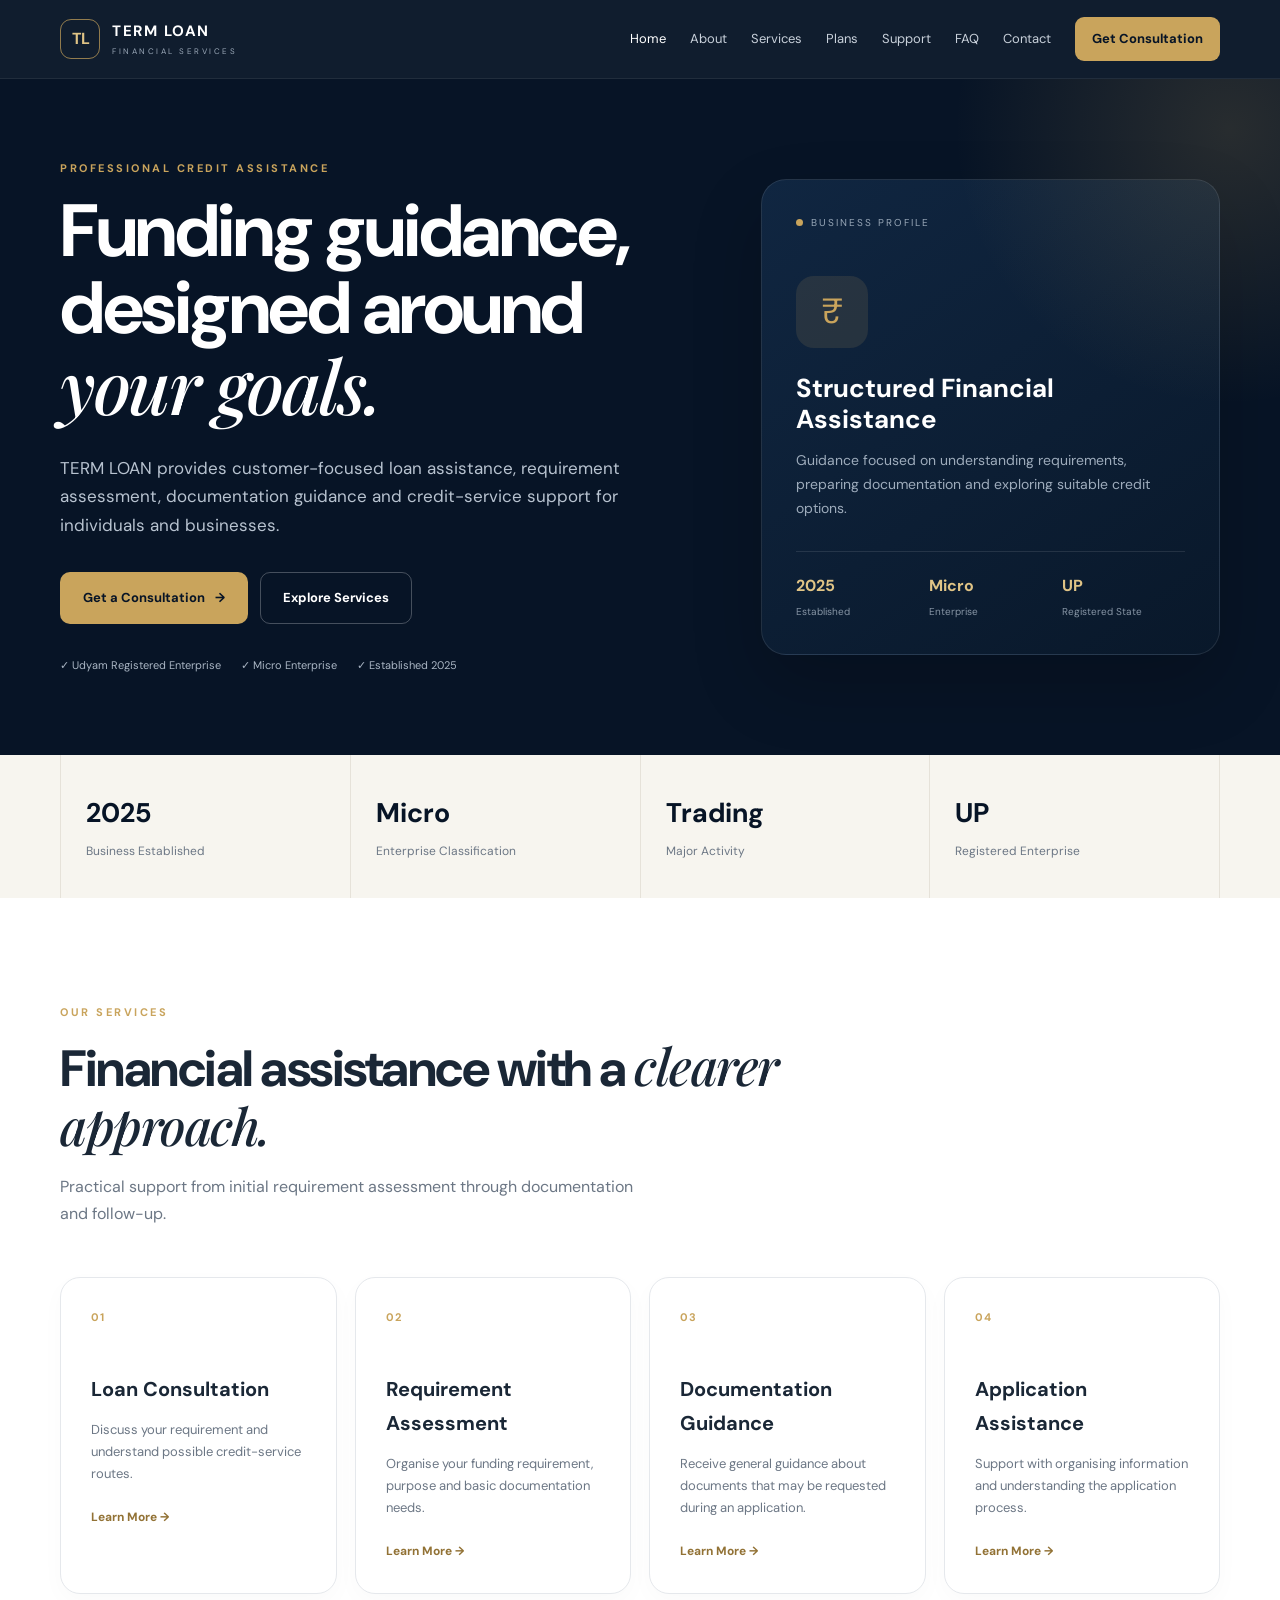
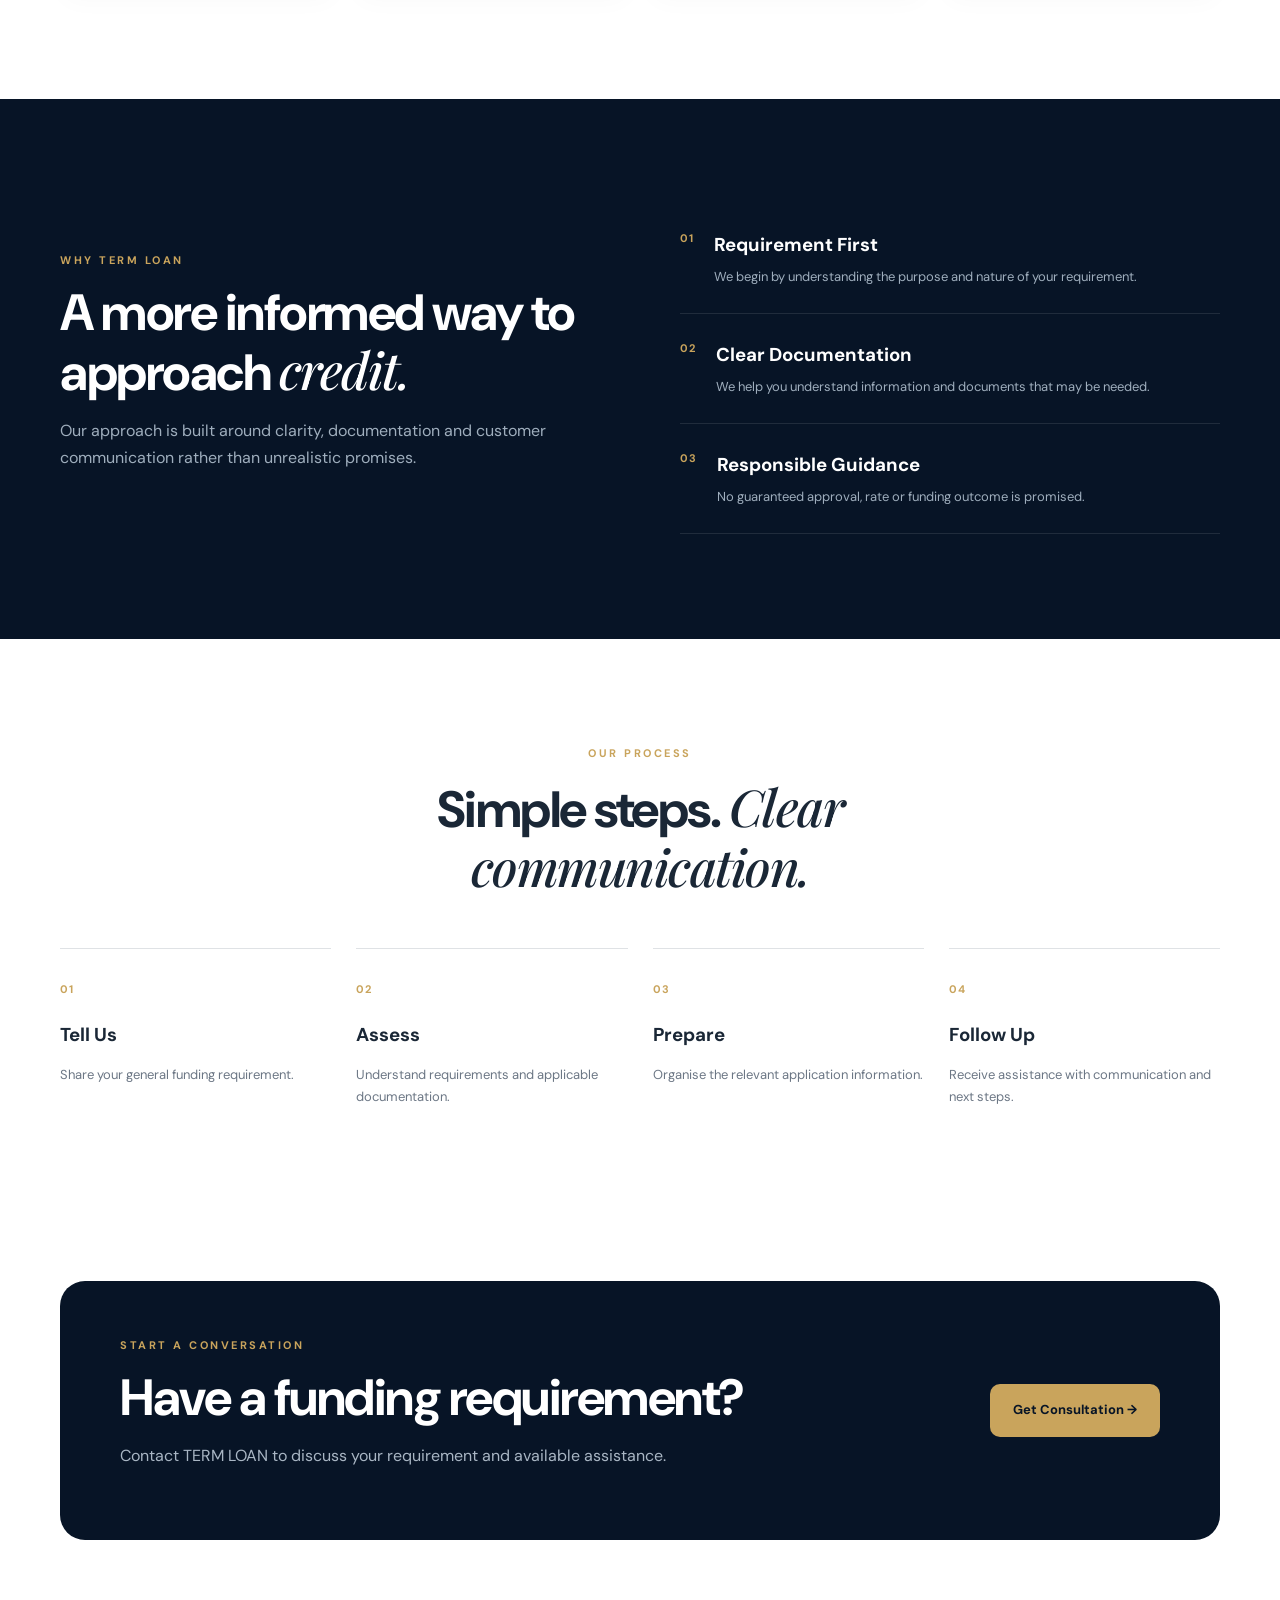
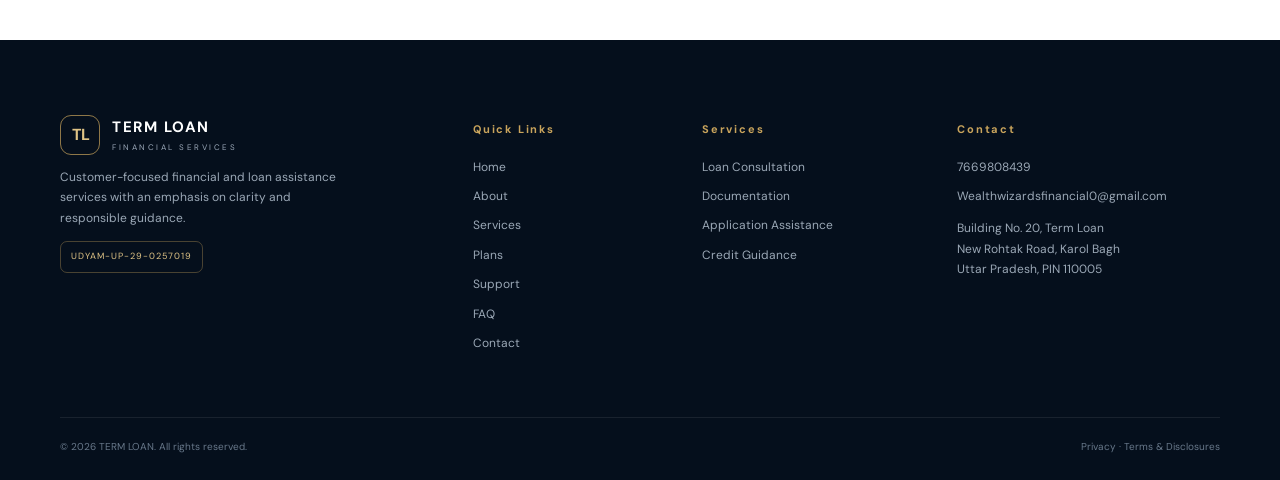
<file: index.html>
<!DOCTYPE html>
<html lang="en">
<head>
  <meta charset="UTF-8">
  <meta name="viewport" content="width=device-width, initial-scale=1.0">
  <title>TERM LOAN | Premium Loan Assistance Services</title>
  <meta name="description" content="TERM LOAN provides customer-focused loan assistance, credit guidance, documentation support and financial service assistance.">
  <meta name="theme-color" content="#071426">
  <meta property="og:title" content="TERM LOAN | Premium Loan Assistance Services">
  <meta property="og:description" content="Professional loan assistance and credit guidance services.">
  <meta property="og:type" content="website">
  <link rel="icon" href="data:,">
  <link rel="stylesheet" href="style.css">
</head>

<body>
<header class="site-header">
  <nav class="navbar container">
    <a class="brand" href="index.html">
      <span class="brand-mark">TL</span>
      <span><strong>TERM LOAN</strong><small>FINANCIAL SERVICES</small></span>
    </a>

    <button class="menu-toggle" aria-label="Open navigation" aria-expanded="false">
      <span></span><span></span><span></span>
    </button>

    <div class="nav-menu">
      <a class="active" href="index.html">Home</a>
      <a href="about.html">About</a>
      <a href="services.html">Services</a>
      <a href="plans.html">Plans</a>
      <a href="claims.html">Support</a>
      <a href="faq.html">FAQ</a>
      <a href="contact.html">Contact</a>
      <a class="nav-cta" href="contact.html">Get Consultation</a>
    </div>
  </nav>
</header>

<main>
<section class="hero">
  <div class="hero-glow"></div>
  <div class="container hero-grid">
    <div class="hero-content reveal">
      <div class="eyebrow">PROFESSIONAL CREDIT ASSISTANCE</div>
      <h1>Funding guidance, designed around <em>your goals.</em></h1>
      <p class="hero-text">
        TERM LOAN provides customer-focused loan assistance, requirement assessment,
        documentation guidance and credit-service support for individuals and businesses.
      </p>
      <div class="hero-actions">
        <a class="btn btn-primary" href="contact.html">Get a Consultation <span>→</span></a>
        <a class="btn btn-outline" href="services.html">Explore Services</a>
      </div>
      <div class="trust-line">
        <span>✓ Udyam Registered Enterprise</span>
        <span>✓ Micro Enterprise</span>
        <span>✓ Established 2025</span>
      </div>
    </div>

    <div class="hero-card reveal">
      <div class="card-top">
        <span class="status-dot"></span>
        <span>BUSINESS PROFILE</span>
      </div>
      <div class="hero-card-icon">₹</div>
      <h3>Structured Financial Assistance</h3>
      <p>Guidance focused on understanding requirements, preparing documentation and exploring suitable credit options.</p>
      <div class="mini-stats">
        <div><strong>2025</strong><span>Established</span></div>
        <div><strong>Micro</strong><span>Enterprise</span></div>
        <div><strong>UP</strong><span>Registered State</span></div>
      </div>
    </div>
  </div>
</section>

<section class="stats-section">
  <div class="container stats-grid">
    <div class="stat reveal"><strong>2025</strong><span>Business Established</span></div>
    <div class="stat reveal"><strong>Micro</strong><span>Enterprise Classification</span></div>
    <div class="stat reveal"><strong>Trading</strong><span>Major Activity</span></div>
    <div class="stat reveal"><strong>UP</strong><span>Registered Enterprise</span></div>
  </div>
</section>

<section class="section">
  <div class="container">
    <div class="section-heading reveal">
      <div class="eyebrow">OUR SERVICES</div>
      <h2>Financial assistance with a <em>clearer approach.</em></h2>
      <p>Practical support from initial requirement assessment through documentation and follow-up.</p>
    </div>

    <div class="service-grid">
      <article class="service-card reveal">
        <div class="service-icon">01</div>
        <h3>Loan Consultation</h3>
        <p>Discuss your requirement and understand possible credit-service routes.</p>
        <a href="services.html">Learn More →</a>
      </article>
      <article class="service-card reveal">
        <div class="service-icon">02</div>
        <h3>Requirement Assessment</h3>
        <p>Organise your funding requirement, purpose and basic documentation needs.</p>
        <a href="services.html">Learn More →</a>
      </article>
      <article class="service-card reveal">
        <div class="service-icon">03</div>
        <h3>Documentation Guidance</h3>
        <p>Receive general guidance about documents that may be requested during an application.</p>
        <a href="services.html">Learn More →</a>
      </article>
      <article class="service-card reveal">
        <div class="service-icon">04</div>
        <h3>Application Assistance</h3>
        <p>Support with organising information and understanding the application process.</p>
        <a href="services.html">Learn More →</a>
      </article>
    </div>
  </div>
</section>

<section class="dark-section">
  <div class="container split-grid">
    <div class="reveal">
      <div class="eyebrow">WHY TERM LOAN</div>
      <h2>A more informed way to approach <em>credit.</em></h2>
      <p>Our approach is built around clarity, documentation and customer communication rather than unrealistic promises.</p>
    </div>
    <div class="feature-list">
      <div class="feature reveal"><span>01</span><div><h3>Requirement First</h3><p>We begin by understanding the purpose and nature of your requirement.</p></div></div>
      <div class="feature reveal"><span>02</span><div><h3>Clear Documentation</h3><p>We help you understand information and documents that may be needed.</p></div></div>
      <div class="feature reveal"><span>03</span><div><h3>Responsible Guidance</h3><p>No guaranteed approval, rate or funding outcome is promised.</p></div></div>
    </div>
  </div>
</section>

<section class="section">
  <div class="container">
    <div class="section-heading center reveal">
      <div class="eyebrow">OUR PROCESS</div>
      <h2>Simple steps. <em>Clear communication.</em></h2>
    </div>
    <div class="process-grid">
      <div class="process reveal"><span>01</span><h3>Tell Us</h3><p>Share your general funding requirement.</p></div>
      <div class="process reveal"><span>02</span><h3>Assess</h3><p>Understand requirements and applicable documentation.</p></div>
      <div class="process reveal"><span>03</span><h3>Prepare</h3><p>Organise the relevant application information.</p></div>
      <div class="process reveal"><span>04</span><h3>Follow Up</h3><p>Receive assistance with communication and next steps.</p></div>
    </div>
  </div>
</section>

<section class="cta-section">
  <div class="container cta-box reveal">
    <div>
      <div class="eyebrow">START A CONVERSATION</div>
      <h2>Have a funding requirement?</h2>
      <p>Contact TERM LOAN to discuss your requirement and available assistance.</p>
    </div>
    <a class="btn btn-gold" href="contact.html">Get Consultation →</a>
  </div>
</section>
</main>

<footer class="footer">
  <div class="container footer-grid">
    <div class="footer-brand">
      <a class="brand" href="index.html"><span class="brand-mark">TL</span><span><strong>TERM LOAN</strong><small>FINANCIAL SERVICES</small></span></a>
      <p>Customer-focused financial and loan assistance services with an emphasis on clarity and responsible guidance.</p>
      <span class="udyam-badge">UDYAM-UP-29-0257019</span>
    </div>
    <div><h4>Quick Links</h4><a href="index.html">Home</a><a href="about.html">About</a><a href="services.html">Services</a><a href="plans.html">Plans</a><a href="claims.html">Support</a><a href="faq.html">FAQ</a><a href="contact.html">Contact</a></div>
    <div><h4>Services</h4><a href="services.html">Loan Consultation</a><a href="services.html">Documentation</a><a href="services.html">Application Assistance</a><a href="services.html">Credit Guidance</a></div>
    <div><h4>Contact</h4><a href="tel:7669808439">7669808439</a><a href="mailto:Wealthwizardsfinancial0@gmail.com">Wealthwizardsfinancial0@gmail.com</a><p>Building No. 20, Term Loan<br>New Rohtak Road, Karol Bagh<br>Uttar Pradesh, PIN 110005</p></div>
  </div>
  <div class="footer-bottom container"><span>© <span class="year"></span> TERM LOAN. All rights reserved.</span><span><a href="privacy.html">Privacy</a> · <a href="terms.html">Terms & Disclosures</a></span></div>
</footer>

<button class="back-top" aria-label="Back to top">↑</button>
<script src="script.js"></script>
</body>
</html>
</file>
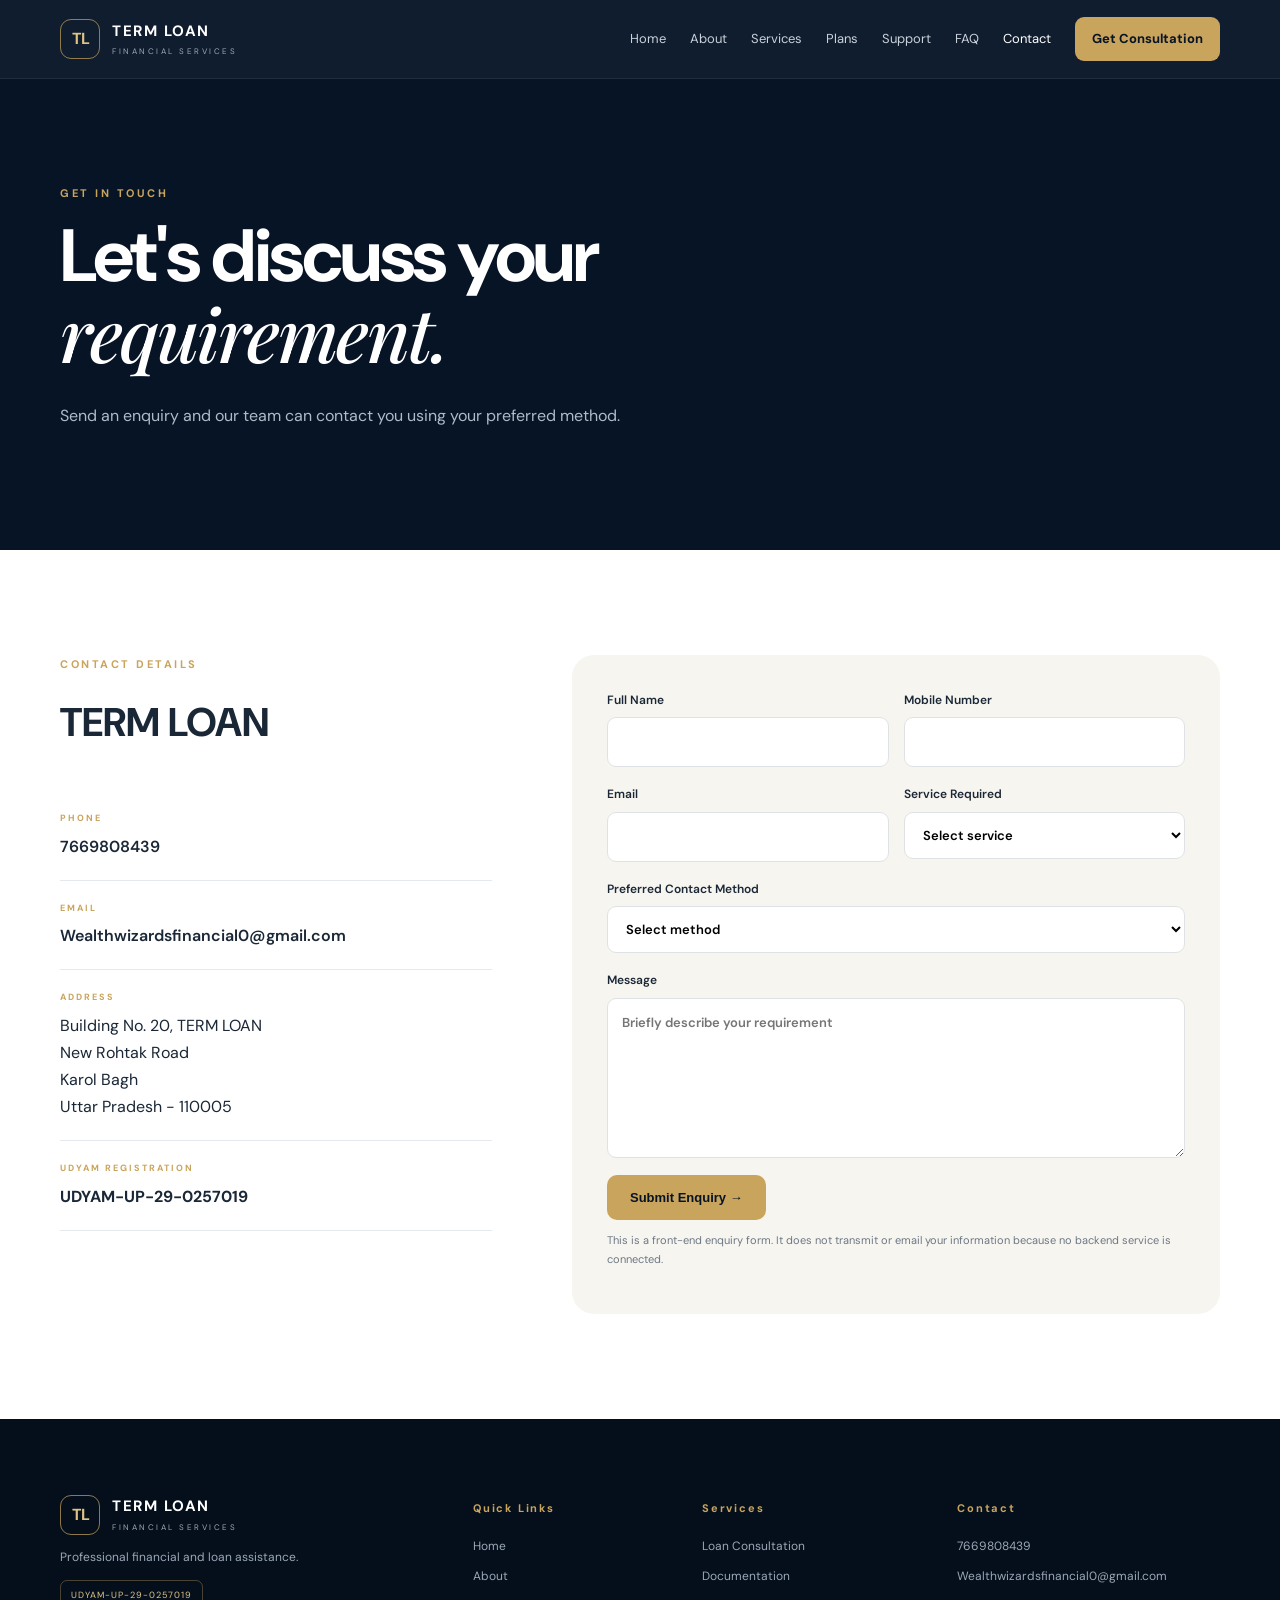
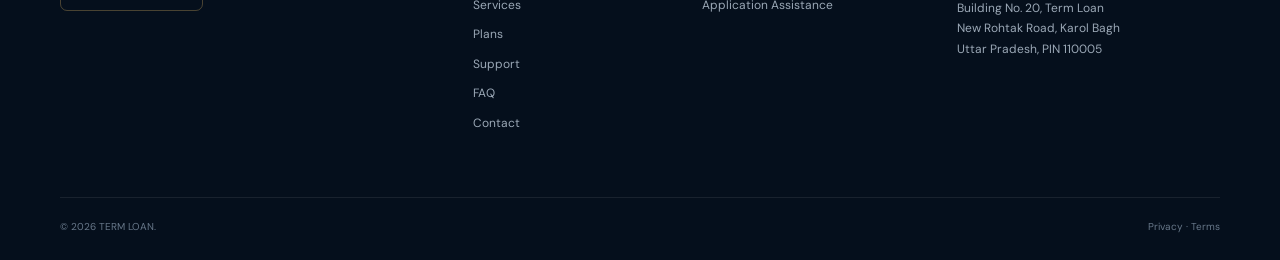
<file: contact.html>
<!DOCTYPE html>
<html lang="en">
<head>
<meta charset="UTF-8"><meta name="viewport" content="width=device-width,initial-scale=1.0">
<title>Contact TERM LOAN | Financial Services</title>
<meta name="description" content="Contact TERM LOAN for loan consultation, financial service assistance and documentation guidance.">
<meta name="theme-color" content="#071426"><link rel="icon" href="data:,"><link rel="stylesheet" href="style.css">
</head>
<body>
<header class="site-header"><nav class="navbar container"><a class="brand" href="index.html"><span class="brand-mark">TL</span><span><strong>TERM LOAN</strong><small>FINANCIAL SERVICES</small></span></a><button class="menu-toggle" aria-label="Open navigation" aria-expanded="false"><span></span><span></span><span></span></button><div class="nav-menu"><a href="index.html">Home</a><a href="about.html">About</a><a href="services.html">Services</a><a href="plans.html">Plans</a><a href="claims.html">Support</a><a href="faq.html">FAQ</a><a class="active" href="contact.html">Contact</a><a class="nav-cta" href="contact.html">Get Consultation</a></div></nav></header>

<main>
<section class="page-hero"><div class="container reveal"><div class="eyebrow">GET IN TOUCH</div><h1>Let's discuss your <em>requirement.</em></h1><p>Send an enquiry and our team can contact you using your preferred method.</p></div></section>

<section class="section"><div class="container contact-grid">
<div class="contact-details reveal">
<div class="eyebrow">CONTACT DETAILS</div><h2>TERM LOAN</h2>
<div class="contact-item"><span>PHONE</span><a href="tel:7669808439">7669808439</a></div>
<div class="contact-item"><span>EMAIL</span><a href="mailto:Wealthwizardsfinancial0@gmail.com">Wealthwizardsfinancial0@gmail.com</a></div>
<div class="contact-item"><span>ADDRESS</span><p>Building No. 20, TERM LOAN<br>New Rohtak Road<br>Karol Bagh<br>Uttar Pradesh - 110005</p></div>
<div class="contact-item"><span>UDYAM REGISTRATION</span><strong>UDYAM-UP-29-0257019</strong></div>
</div>

<form class="contact-form reveal" id="enquiryForm" novalidate>
<div class="form-row"><label>Full Name<input type="text" name="name" required autocomplete="name"></label><label>Mobile Number<input type="tel" name="mobile" required autocomplete="tel" pattern="[0-9+\-\s]{8,15}"></label></div>
<div class="form-row"><label>Email<input type="email" name="email" required autocomplete="email"></label><label>Service Required<select name="service" required><option value="">Select service</option><option>Loan Consultation</option><option>Requirement Assessment</option><option>Documentation Guidance</option><option>Application Assistance</option><option>Business Funding Assistance</option><option>Other Enquiry</option></select></label></div>
<label>Preferred Contact Method<select name="contactMethod" required><option value="">Select method</option><option>Phone</option><option>Email</option></select></label>
<label>Message<textarea name="message" rows="6" required placeholder="Briefly describe your requirement"></textarea></label>
<button class="btn btn-primary" type="submit">Submit Enquiry →</button>
<p class="form-note">This is a front-end enquiry form. It does not transmit or email your information because no backend service is connected.</p>
<div class="form-message" role="status"></div>
</form>
</div></section>
</main>

<footer class="footer"><div class="container footer-grid"><div class="footer-brand"><a class="brand" href="index.html"><span class="brand-mark">TL</span><span><strong>TERM LOAN</strong><small>FINANCIAL SERVICES</small></span></a><p>Professional financial and loan assistance.</p><span class="udyam-badge">UDYAM-UP-29-0257019</span></div><div><h4>Quick Links</h4><a href="index.html">Home</a><a href="about.html">About</a><a href="services.html">Services</a><a href="plans.html">Plans</a><a href="claims.html">Support</a><a href="faq.html">FAQ</a><a href="contact.html">Contact</a></div><div><h4>Services</h4><a href="services.html">Loan Consultation</a><a href="services.html">Documentation</a><a href="services.html">Application Assistance</a></div><div><h4>Contact</h4><a href="tel:7669808439">7669808439</a><a href="mailto:Wealthwizardsfinancial0@gmail.com">Wealthwizardsfinancial0@gmail.com</a><p>Building No. 20, Term Loan<br>New Rohtak Road, Karol Bagh<br>Uttar Pradesh, PIN 110005</p></div></div><div class="footer-bottom container"><span>© <span class="year"></span> TERM LOAN.</span><span><a href="privacy.html">Privacy</a> · <a href="terms.html">Terms</a></span></div></footer>
<button class="back-top" aria-label="Back to top">↑</button><script src="script.js"></script>
</body></html>
</file>
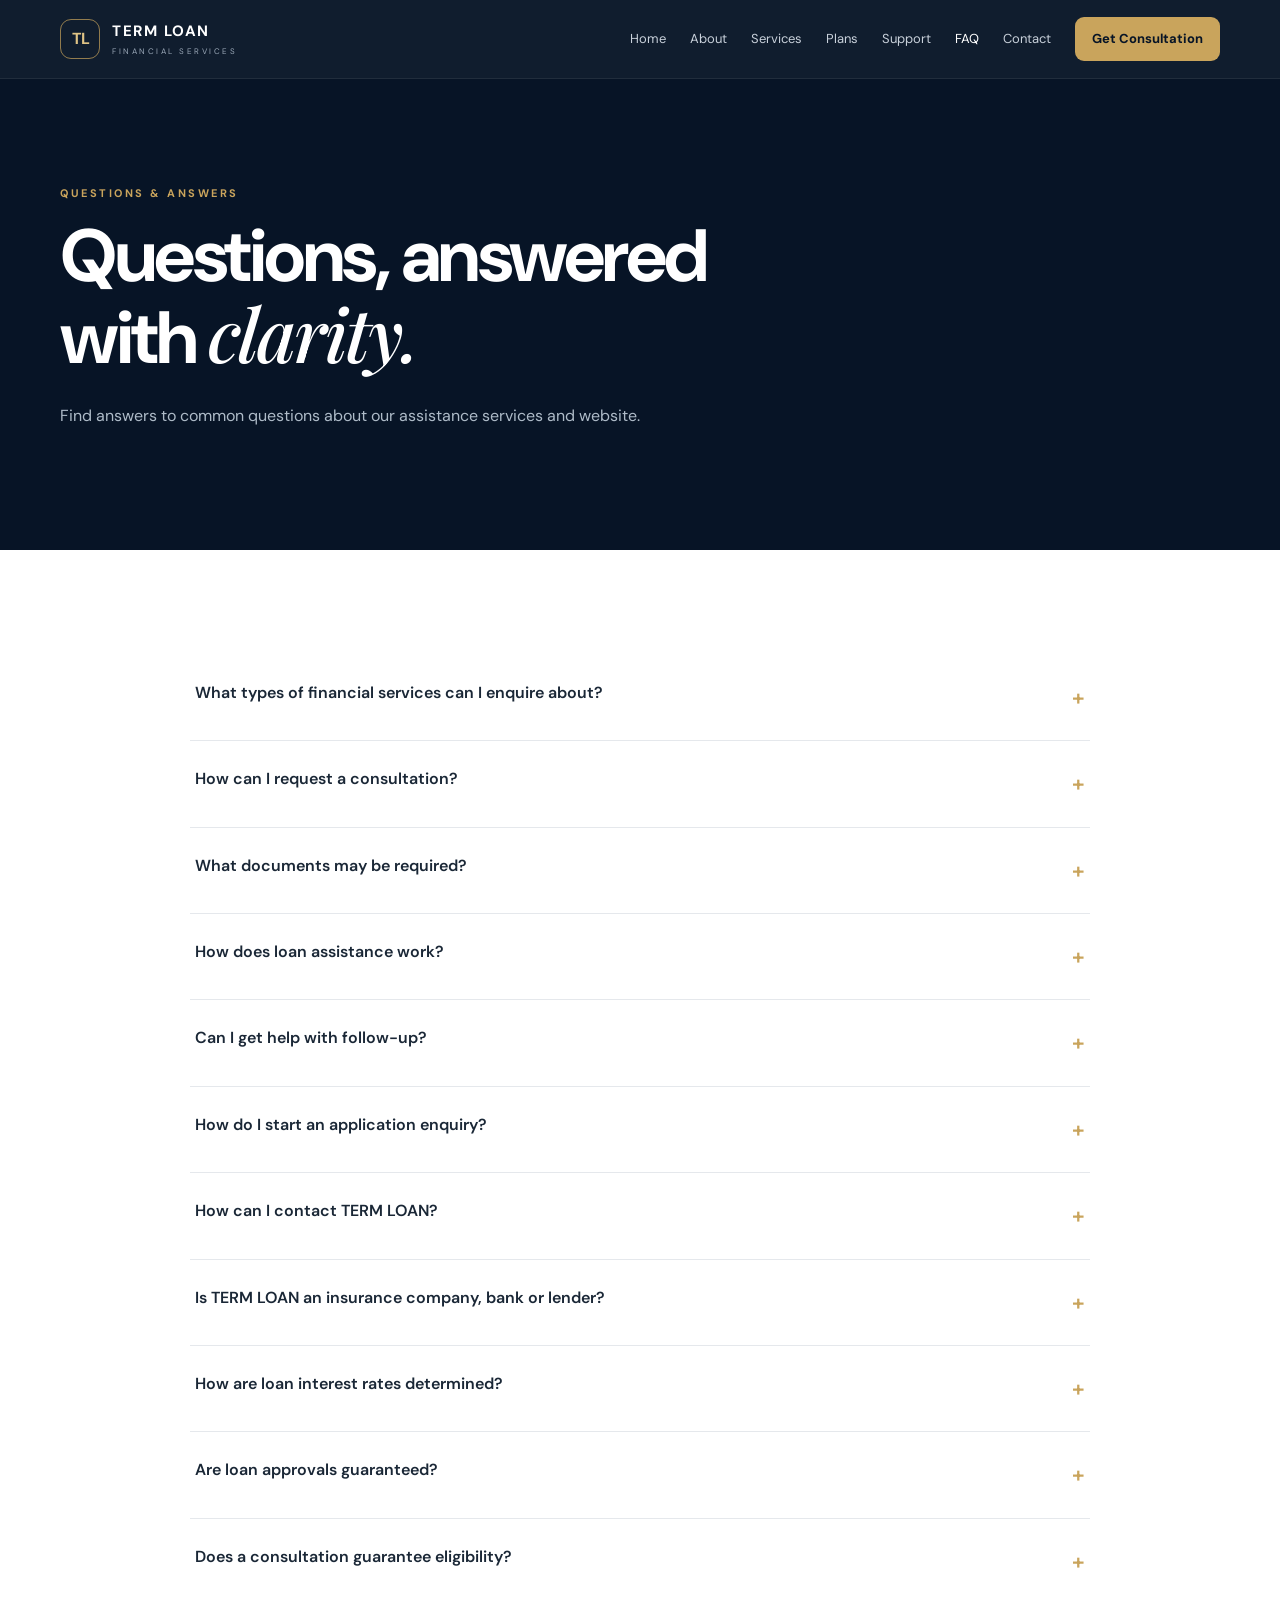
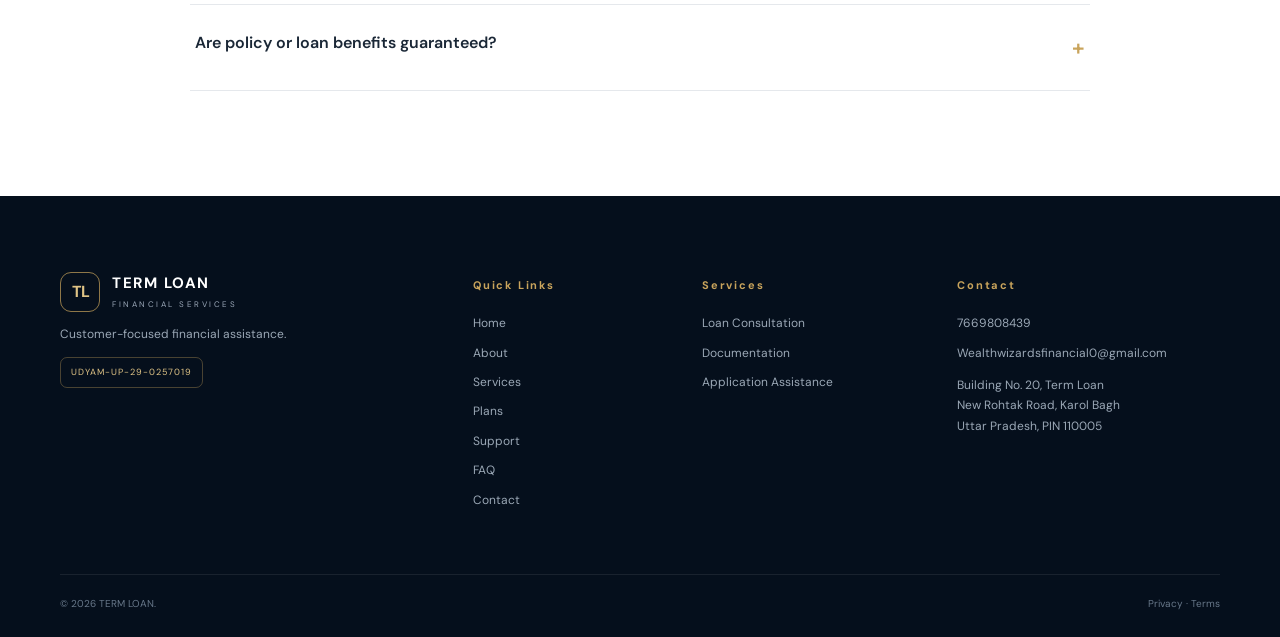
<file: faq.html>
<!DOCTYPE html>
<html lang="en">
<head>
<meta charset="UTF-8"><meta name="viewport" content="width=device-width,initial-scale=1.0">
<title>FAQ | TERM LOAN</title>
<meta name="description" content="Frequently asked questions about TERM LOAN financial and loan assistance services.">
<meta name="theme-color" content="#071426"><link rel="icon" href="data:,"><link rel="stylesheet" href="style.css">
</head>
<body>
<header class="site-header"><nav class="navbar container"><a class="brand" href="index.html"><span class="brand-mark">TL</span><span><strong>TERM LOAN</strong><small>FINANCIAL SERVICES</small></span></a><button class="menu-toggle" aria-label="Open navigation" aria-expanded="false"><span></span><span></span><span></span></button><div class="nav-menu"><a href="index.html">Home</a><a href="about.html">About</a><a href="services.html">Services</a><a href="plans.html">Plans</a><a href="claims.html">Support</a><a class="active" href="faq.html">FAQ</a><a href="contact.html">Contact</a><a class="nav-cta" href="contact.html">Get Consultation</a></div></nav></header>

<main>
<section class="page-hero"><div class="container reveal"><div class="eyebrow">QUESTIONS & ANSWERS</div><h1>Questions, answered with <em>clarity.</em></h1><p>Find answers to common questions about our assistance services and website.</p></div></section>

<section class="section"><div class="container faq-list">
<details class="faq reveal"><summary>What types of financial services can I enquire about?<span>+</span></summary><p>You can enquire about loan consultation, requirement assessment, documentation guidance, application assistance and general financial-service support.</p></details>
<details class="faq reveal"><summary>How can I request a consultation?<span>+</span></summary><p>Use the Contact page enquiry form or contact TERM LOAN directly using the listed mobile number or email address.</p></details>
<details class="faq reveal"><summary>What documents may be required?<span>+</span></summary><p>Requirements vary by application and provider. Identity, address, income/business and supporting documents may be requested where applicable.</p></details>
<details class="faq reveal"><summary>How does loan assistance work?<span>+</span></summary><p>We can discuss your requirement, provide general guidance and help you understand documentation and next steps. Final lending decisions belong to the applicable provider.</p></details>
<details class="faq reveal"><summary>Can I get help with follow-up?<span>+</span></summary><p>Yes. Customer communication and general follow-up assistance may be available depending on the nature of your enquiry.</p></details>
<details class="faq reveal"><summary>How do I start an application enquiry?<span>+</span></summary><p>Contact us with your name, mobile number, preferred contact method and a brief description of your requirement.</p></details>
<details class="faq reveal"><summary>How can I contact TERM LOAN?<span>+</span></summary><p>Call 7669808439 or email Wealthwizardsfinancial0@gmail.com.</p></details>
<details class="faq reveal"><summary>Is TERM LOAN an insurance company, bank or lender?<span>+</span></summary><p>This website does not claim TERM LOAN to be a bank, lender, insurance company, broker, agent or regulated intermediary. The supplied Udyam certificate identifies the enterprise and its registered business details only.</p></details>
<details class="faq reveal"><summary>How are loan interest rates determined?<span>+</span></summary><p>Rates and charges, if applicable, are determined by the relevant financial institution, lender or product provider and depend on its applicable criteria.</p></details>
<details class="faq reveal"><summary>Are loan approvals guaranteed?<span>+</span></summary><p>No. No approval, funding amount, interest rate, tenure or other financial outcome is guaranteed through this website.</p></details>
<details class="faq reveal"><summary>Does a consultation guarantee eligibility?<span>+</span></summary><p>No. Consultation is intended to provide general assistance and does not constitute a promise of eligibility or approval.</p></details>
<details class="faq reveal"><summary>Are policy or loan benefits guaranteed?<span>+</span></summary><p>No. Any financial product terms, benefits, charges and conditions depend on the applicable provider and final contractual documents.</p></details>
</div></section>
</main>

<footer class="footer"><div class="container footer-grid"><div class="footer-brand"><a class="brand" href="index.html"><span class="brand-mark">TL</span><span><strong>TERM LOAN</strong><small>FINANCIAL SERVICES</small></span></a><p>Customer-focused financial assistance.</p><span class="udyam-badge">UDYAM-UP-29-0257019</span></div><div><h4>Quick Links</h4><a href="index.html">Home</a><a href="about.html">About</a><a href="services.html">Services</a><a href="plans.html">Plans</a><a href="claims.html">Support</a><a href="faq.html">FAQ</a><a href="contact.html">Contact</a></div><div><h4>Services</h4><a href="services.html">Loan Consultation</a><a href="services.html">Documentation</a><a href="services.html">Application Assistance</a></div><div><h4>Contact</h4><a href="tel:7669808439">7669808439</a><a href="mailto:Wealthwizardsfinancial0@gmail.com">Wealthwizardsfinancial0@gmail.com</a><p>Building No. 20, Term Loan<br>New Rohtak Road, Karol Bagh<br>Uttar Pradesh, PIN 110005</p></div></div><div class="footer-bottom container"><span>© <span class="year"></span> TERM LOAN.</span><span><a href="privacy.html">Privacy</a> · <a href="terms.html">Terms</a></span></div></footer>
<button class="back-top" aria-label="Back to top">↑</button><script src="script.js"></script>
</body></html>
</file>
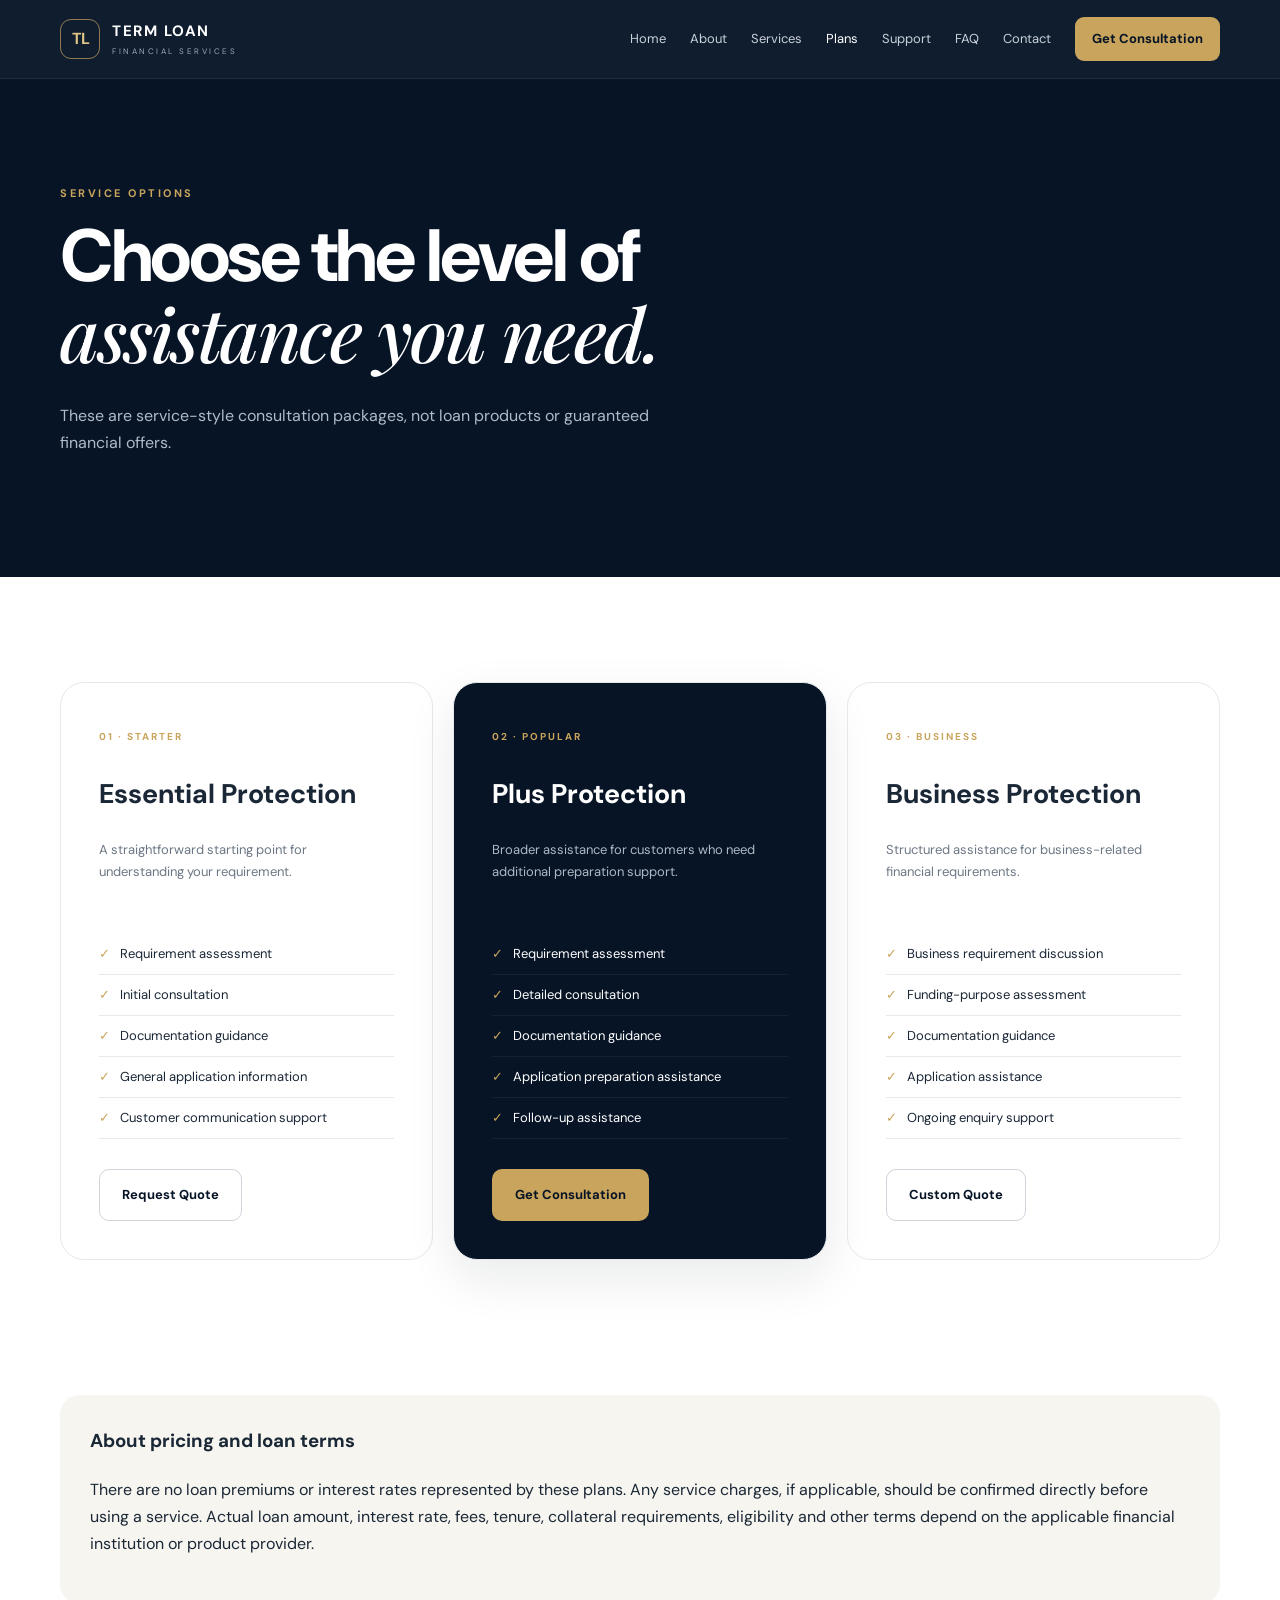
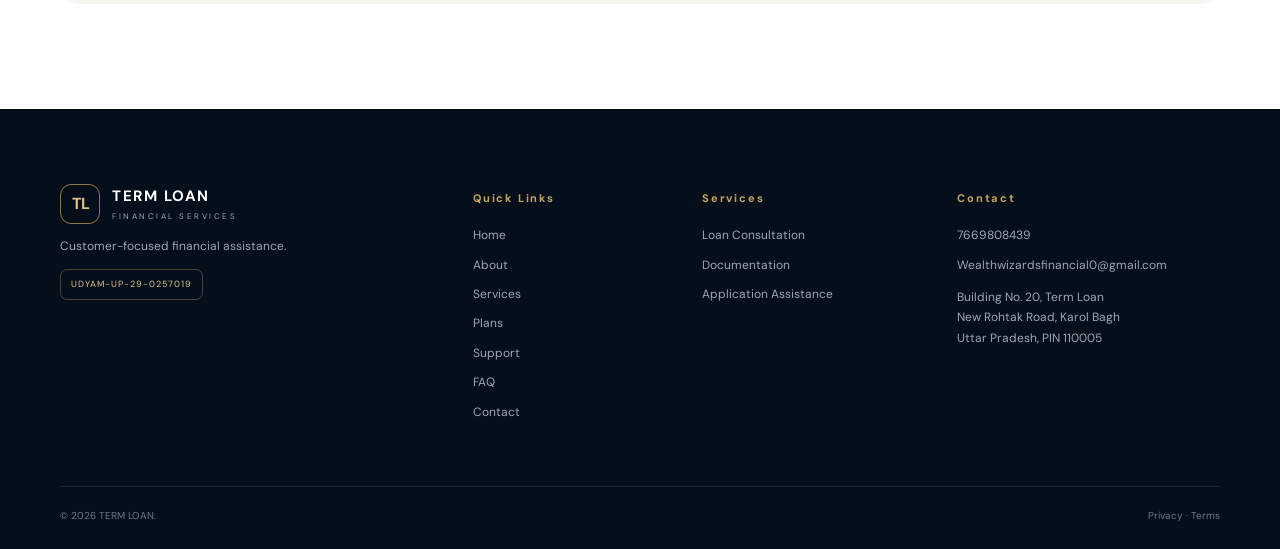
<file: plans.html>
<!DOCTYPE html>
<html lang="en">
<head>
<meta charset="UTF-8"><meta name="viewport" content="width=device-width,initial-scale=1.0">
<title>Financial Assistance Plans | TERM LOAN</title>
<meta name="description" content="Explore TERM LOAN service-oriented financial assistance plans and request a consultation.">
<meta name="theme-color" content="#071426"><link rel="icon" href="data:,"><link rel="stylesheet" href="style.css">
</head>
<body>
<header class="site-header"><nav class="navbar container"><a class="brand" href="index.html"><span class="brand-mark">TL</span><span><strong>TERM LOAN</strong><small>FINANCIAL SERVICES</small></span></a><button class="menu-toggle" aria-label="Open navigation" aria-expanded="false"><span></span><span></span><span></span></button><div class="nav-menu"><a href="index.html">Home</a><a href="about.html">About</a><a href="services.html">Services</a><a class="active" href="plans.html">Plans</a><a href="claims.html">Support</a><a href="faq.html">FAQ</a><a href="contact.html">Contact</a><a class="nav-cta" href="contact.html">Get Consultation</a></div></nav></header>

<main>
<section class="page-hero"><div class="container reveal"><div class="eyebrow">SERVICE OPTIONS</div><h1>Choose the level of <em>assistance you need.</em></h1><p>These are service-style consultation packages, not loan products or guaranteed financial offers.</p></div></section>

<section class="section"><div class="container pricing-grid">
<article class="pricing-card reveal"><span class="plan-label">01 · STARTER</span><h2>Essential Protection</h2><p class="plan-desc">A straightforward starting point for understanding your requirement.</p><ul><li>Requirement assessment</li><li>Initial consultation</li><li>Documentation guidance</li><li>General application information</li><li>Customer communication support</li></ul><a class="btn btn-outline-dark" href="contact.html">Request Quote</a></article>

<article class="pricing-card featured reveal"><span class="plan-label">02 · POPULAR</span><h2>Plus Protection</h2><p class="plan-desc">Broader assistance for customers who need additional preparation support.</p><ul><li>Requirement assessment</li><li>Detailed consultation</li><li>Documentation guidance</li><li>Application preparation assistance</li><li>Follow-up assistance</li></ul><a class="btn btn-primary" href="contact.html">Get Consultation</a></article>

<article class="pricing-card reveal"><span class="plan-label">03 · BUSINESS</span><h2>Business Protection</h2><p class="plan-desc">Structured assistance for business-related financial requirements.</p><ul><li>Business requirement discussion</li><li>Funding-purpose assessment</li><li>Documentation guidance</li><li>Application assistance</li><li>Ongoing enquiry support</li></ul><a class="btn btn-outline-dark" href="contact.html">Custom Quote</a></article>
</div></div></section>

<section class="section compact"><div class="container disclaimer-box reveal"><h3>About pricing and loan terms</h3><p>There are no loan premiums or interest rates represented by these plans. Any service charges, if applicable, should be confirmed directly before using a service. Actual loan amount, interest rate, fees, tenure, collateral requirements, eligibility and other terms depend on the applicable financial institution or product provider.</p></div></section>
</main>

<footer class="footer"><div class="container footer-grid"><div class="footer-brand"><a class="brand" href="index.html"><span class="brand-mark">TL</span><span><strong>TERM LOAN</strong><small>FINANCIAL SERVICES</small></span></a><p>Customer-focused financial assistance.</p><span class="udyam-badge">UDYAM-UP-29-0257019</span></div><div><h4>Quick Links</h4><a href="index.html">Home</a><a href="about.html">About</a><a href="services.html">Services</a><a href="plans.html">Plans</a><a href="claims.html">Support</a><a href="faq.html">FAQ</a><a href="contact.html">Contact</a></div><div><h4>Services</h4><a href="services.html">Loan Consultation</a><a href="services.html">Documentation</a><a href="services.html">Application Assistance</a></div><div><h4>Contact</h4><a href="tel:7669808439">7669808439</a><a href="mailto:Wealthwizardsfinancial0@gmail.com">Wealthwizardsfinancial0@gmail.com</a><p>Building No. 20, Term Loan<br>New Rohtak Road, Karol Bagh<br>Uttar Pradesh, PIN 110005</p></div></div><div class="footer-bottom container"><span>© <span class="year"></span> TERM LOAN.</span><span><a href="privacy.html">Privacy</a> · <a href="terms.html">Terms</a></span></div></footer>
<button class="back-top" aria-label="Back to top">↑</button><script src="script.js"></script>
</body></html>
</file>
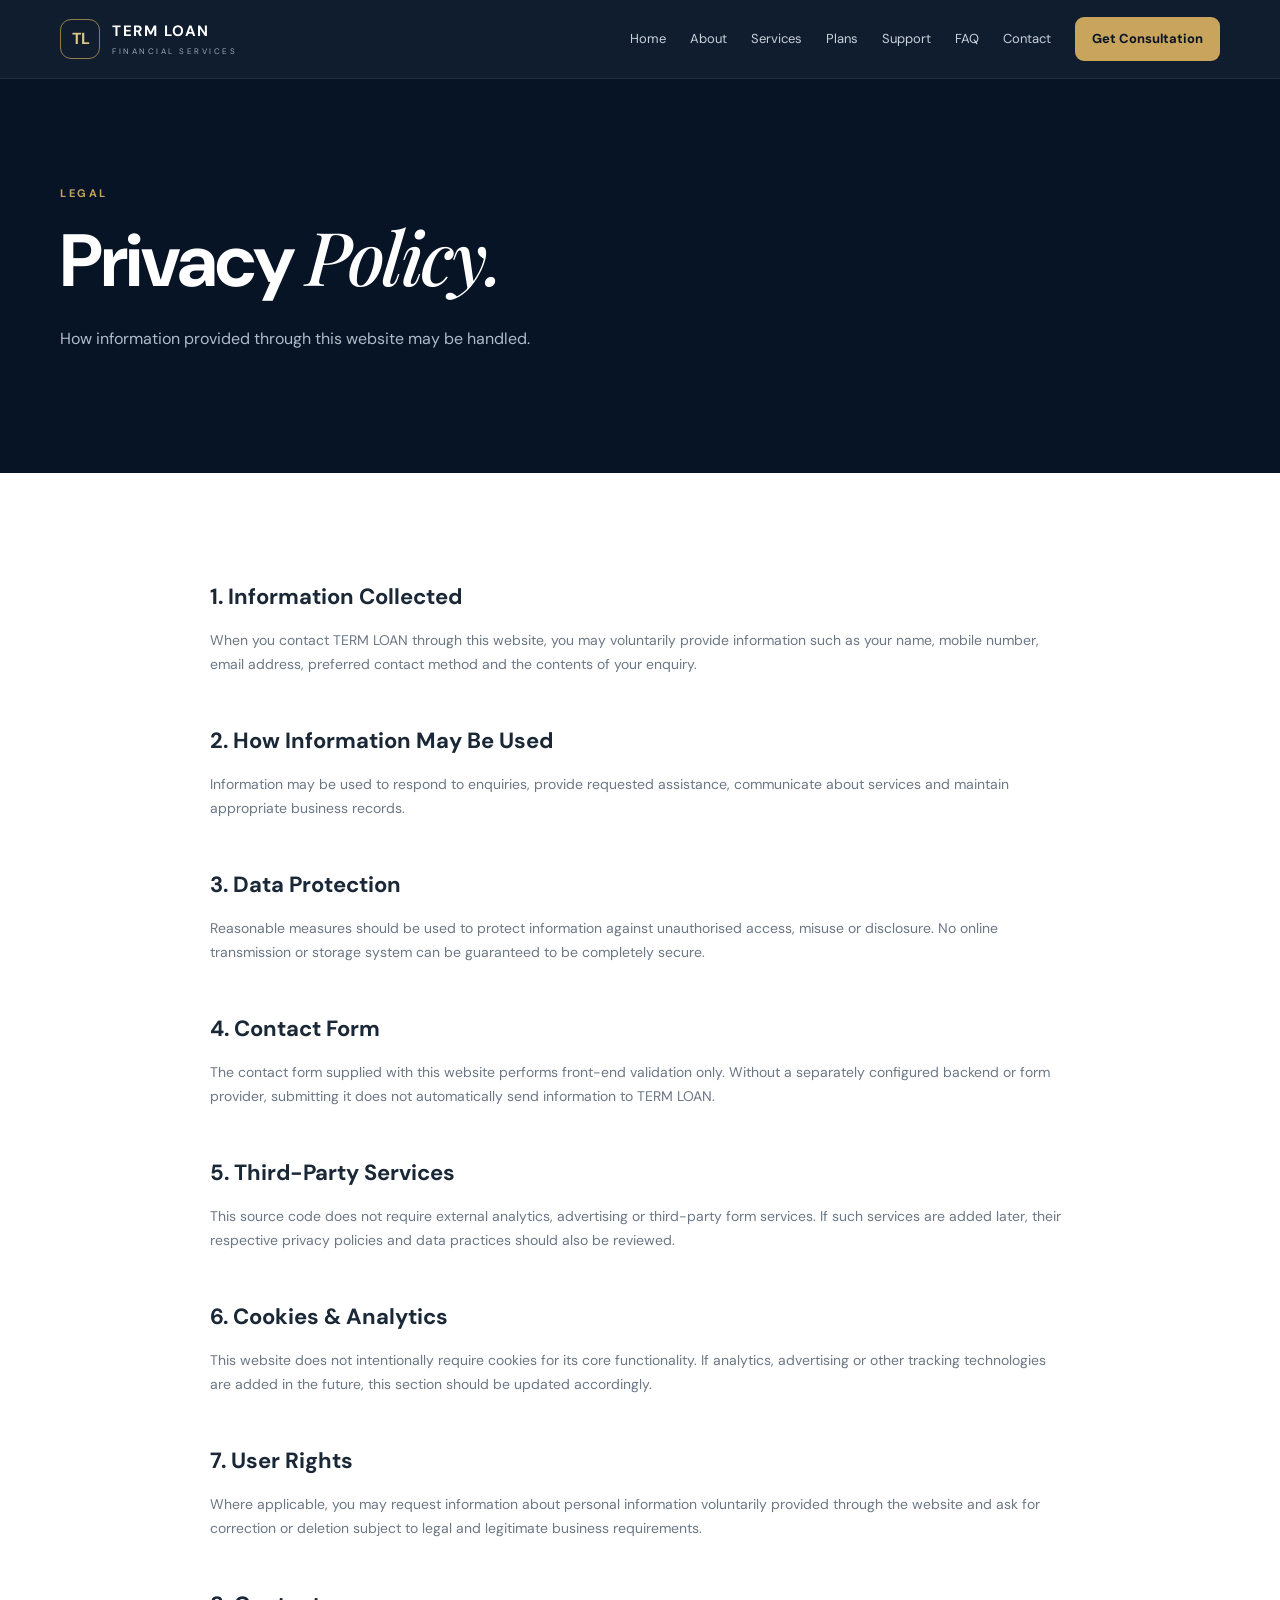
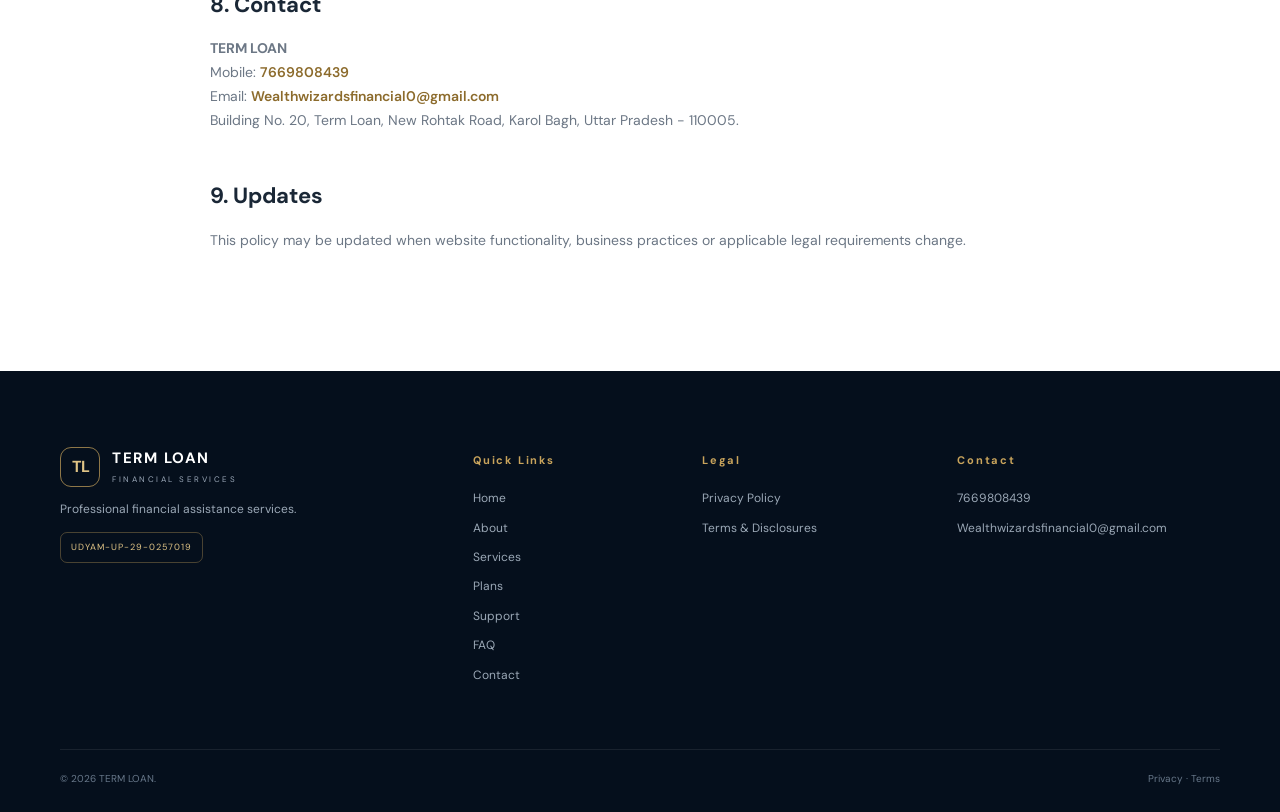
<file: privacy.html>
<!DOCTYPE html>
<html lang="en">
<head>
<meta charset="UTF-8"><meta name="viewport" content="width=device-width,initial-scale=1.0">
<title>Privacy Policy | TERM LOAN</title>
<meta name="description" content="Privacy Policy for the TERM LOAN website.">
<meta name="theme-color" content="#071426"><link rel="icon" href="data:,"><link rel="stylesheet" href="style.css">
</head>
<body>
<header class="site-header"><nav class="navbar container"><a class="brand" href="index.html"><span class="brand-mark">TL</span><span><strong>TERM LOAN</strong><small>FINANCIAL SERVICES</small></span></a><button class="menu-toggle" aria-label="Open navigation" aria-expanded="false"><span></span><span></span><span></span></button><div class="nav-menu"><a href="index.html">Home</a><a href="about.html">About</a><a href="services.html">Services</a><a href="plans.html">Plans</a><a href="claims.html">Support</a><a href="faq.html">FAQ</a><a href="contact.html">Contact</a><a class="nav-cta" href="contact.html">Get Consultation</a></div></nav></header>

<main>
<section class="page-hero"><div class="container reveal"><div class="eyebrow">LEGAL</div><h1>Privacy <em>Policy.</em></h1><p>How information provided through this website may be handled.</p></div></section>
<section class="section legal"><div class="container">
<h2>1. Information Collected</h2><p>When you contact TERM LOAN through this website, you may voluntarily provide information such as your name, mobile number, email address, preferred contact method and the contents of your enquiry.</p>
<h2>2. How Information May Be Used</h2><p>Information may be used to respond to enquiries, provide requested assistance, communicate about services and maintain appropriate business records.</p>
<h2>3. Data Protection</h2><p>Reasonable measures should be used to protect information against unauthorised access, misuse or disclosure. No online transmission or storage system can be guaranteed to be completely secure.</p>
<h2>4. Contact Form</h2><p>The contact form supplied with this website performs front-end validation only. Without a separately configured backend or form provider, submitting it does not automatically send information to TERM LOAN.</p>
<h2>5. Third-Party Services</h2><p>This source code does not require external analytics, advertising or third-party form services. If such services are added later, their respective privacy policies and data practices should also be reviewed.</p>
<h2>6. Cookies & Analytics</h2><p>This website does not intentionally require cookies for its core functionality. If analytics, advertising or other tracking technologies are added in the future, this section should be updated accordingly.</p>
<h2>7. User Rights</h2><p>Where applicable, you may request information about personal information voluntarily provided through the website and ask for correction or deletion subject to legal and legitimate business requirements.</p>
<h2>8. Contact</h2><p><strong>TERM LOAN</strong><br>Mobile: <a href="tel:7669808439">7669808439</a><br>Email: <a href="mailto:Wealthwizardsfinancial0@gmail.com">Wealthwizardsfinancial0@gmail.com</a><br>Building No. 20, Term Loan, New Rohtak Road, Karol Bagh, Uttar Pradesh - 110005.</p>
<h2>9. Updates</h2><p>This policy may be updated when website functionality, business practices or applicable legal requirements change.</p>
</div></section>
</main>

<footer class="footer"><div class="container footer-grid"><div class="footer-brand"><a class="brand" href="index.html"><span class="brand-mark">TL</span><span><strong>TERM LOAN</strong><small>FINANCIAL SERVICES</small></span></a><p>Professional financial assistance services.</p><span class="udyam-badge">UDYAM-UP-29-0257019</span></div><div><h4>Quick Links</h4><a href="index.html">Home</a><a href="about.html">About</a><a href="services.html">Services</a><a href="plans.html">Plans</a><a href="claims.html">Support</a><a href="faq.html">FAQ</a><a href="contact.html">Contact</a></div><div><h4>Legal</h4><a href="privacy.html">Privacy Policy</a><a href="terms.html">Terms & Disclosures</a></div><div><h4>Contact</h4><a href="tel:7669808439">7669808439</a><a href="mailto:Wealthwizardsfinancial0@gmail.com">Wealthwizardsfinancial0@gmail.com</a></div></div><div class="footer-bottom container"><span>© <span class="year"></span> TERM LOAN.</span><span><a href="privacy.html">Privacy</a> · <a href="terms.html">Terms</a></span></div></footer>
<button class="back-top" aria-label="Back to top">↑</button><script src="script.js"></script>
</body></html>
</file>
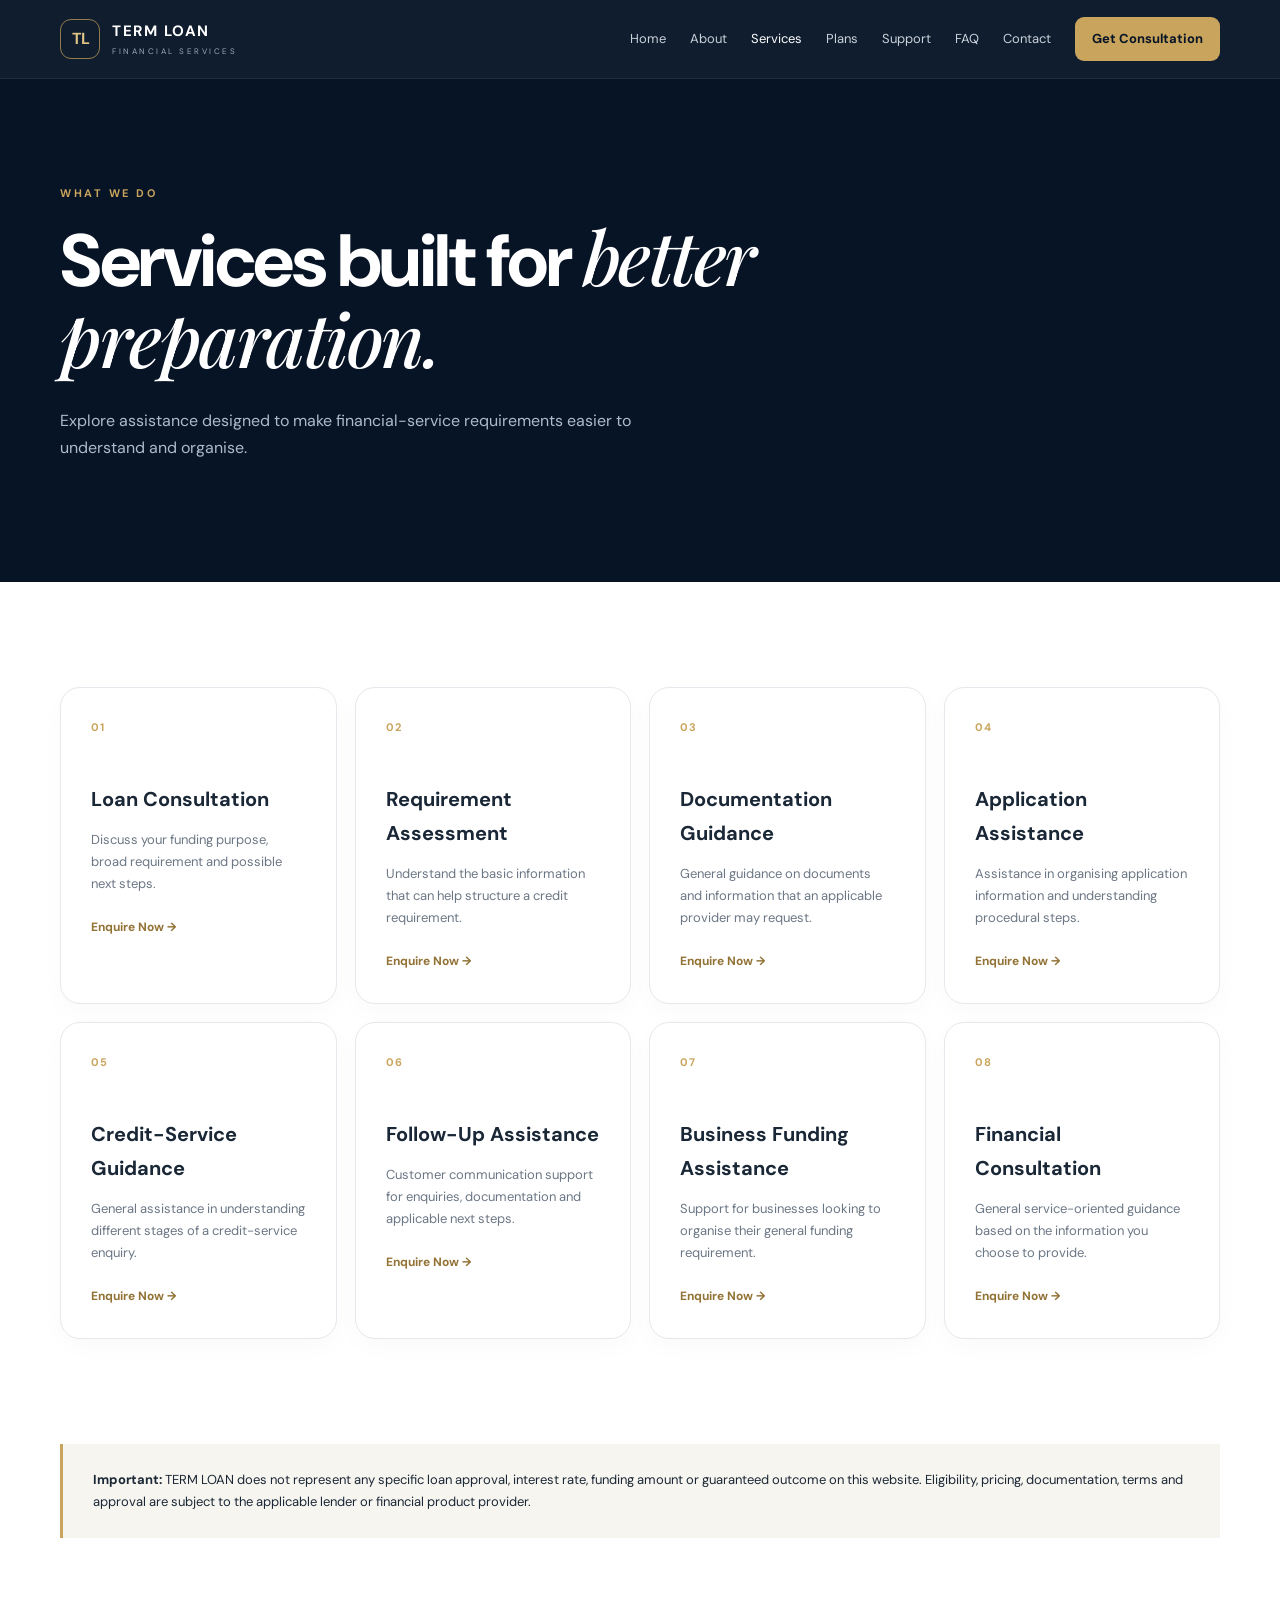
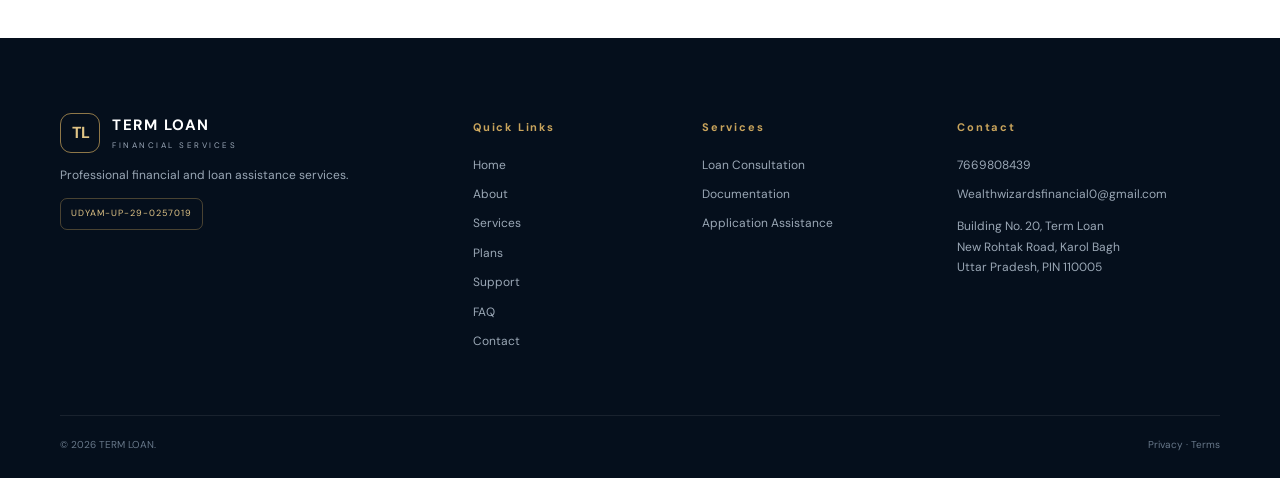
<file: services.html>
<!DOCTYPE html>
<html lang="en">
<head>
<meta charset="UTF-8"><meta name="viewport" content="width=device-width,initial-scale=1.0">
<title>Financial Services | TERM LOAN</title>
<meta name="description" content="Explore loan consultation, documentation guidance, application assistance and other financial service assistance from TERM LOAN.">
<meta name="theme-color" content="#071426"><meta property="og:title" content="Financial Services | TERM LOAN"><meta property="og:description" content="Professional loan and financial service assistance.">
<link rel="icon" href="data:,"><link rel="stylesheet" href="style.css">
</head>
<body>
<header class="site-header"><nav class="navbar container"><a class="brand" href="index.html"><span class="brand-mark">TL</span><span><strong>TERM LOAN</strong><small>FINANCIAL SERVICES</small></span></a><button class="menu-toggle" aria-label="Open navigation" aria-expanded="false"><span></span><span></span><span></span></button><div class="nav-menu"><a href="index.html">Home</a><a href="about.html">About</a><a class="active" href="services.html">Services</a><a href="plans.html">Plans</a><a href="claims.html">Support</a><a href="faq.html">FAQ</a><a href="contact.html">Contact</a><a class="nav-cta" href="contact.html">Get Consultation</a></div></nav></header>

<main>
<section class="page-hero"><div class="container reveal"><div class="eyebrow">WHAT WE DO</div><h1>Services built for <em>better preparation.</em></h1><p>Explore assistance designed to make financial-service requirements easier to understand and organise.</p></div></section>

<section class="section"><div class="container"><div class="service-grid large">
<article class="service-card reveal"><div class="service-icon">01</div><h3>Loan Consultation</h3><p>Discuss your funding purpose, broad requirement and possible next steps.</p><a class="text-link" href="contact.html">Enquire Now →</a></article>
<article class="service-card reveal"><div class="service-icon">02</div><h3>Requirement Assessment</h3><p>Understand the basic information that can help structure a credit requirement.</p><a class="text-link" href="contact.html">Enquire Now →</a></article>
<article class="service-card reveal"><div class="service-icon">03</div><h3>Documentation Guidance</h3><p>General guidance on documents and information that an applicable provider may request.</p><a class="text-link" href="contact.html">Enquire Now →</a></article>
<article class="service-card reveal"><div class="service-icon">04</div><h3>Application Assistance</h3><p>Assistance in organising application information and understanding procedural steps.</p><a class="text-link" href="contact.html">Enquire Now →</a></article>
<article class="service-card reveal"><div class="service-icon">05</div><h3>Credit-Service Guidance</h3><p>General assistance in understanding different stages of a credit-service enquiry.</p><a class="text-link" href="contact.html">Enquire Now →</a></article>
<article class="service-card reveal"><div class="service-icon">06</div><h3>Follow-Up Assistance</h3><p>Customer communication support for enquiries, documentation and applicable next steps.</p><a class="text-link" href="contact.html">Enquire Now →</a></article>
<article class="service-card reveal"><div class="service-icon">07</div><h3>Business Funding Assistance</h3><p>Support for businesses looking to organise their general funding requirement.</p><a class="text-link" href="contact.html">Enquire Now →</a></article>
<article class="service-card reveal"><div class="service-icon">08</div><h3>Financial Consultation</h3><p>General service-oriented guidance based on the information you choose to provide.</p><a class="text-link" href="contact.html">Enquire Now →</a></article>
</div></div></section>

<section class="notice-section"><div class="container notice reveal"><strong>Important:</strong> TERM LOAN does not represent any specific loan approval, interest rate, funding amount or guaranteed outcome on this website. Eligibility, pricing, documentation, terms and approval are subject to the applicable lender or financial product provider.</div></section>
</main>

<footer class="footer"><div class="container footer-grid"><div class="footer-brand"><a class="brand" href="index.html"><span class="brand-mark">TL</span><span><strong>TERM LOAN</strong><small>FINANCIAL SERVICES</small></span></a><p>Professional financial and loan assistance services.</p><span class="udyam-badge">UDYAM-UP-29-0257019</span></div><div><h4>Quick Links</h4><a href="index.html">Home</a><a href="about.html">About</a><a href="services.html">Services</a><a href="plans.html">Plans</a><a href="claims.html">Support</a><a href="faq.html">FAQ</a><a href="contact.html">Contact</a></div><div><h4>Services</h4><a href="services.html">Loan Consultation</a><a href="services.html">Documentation</a><a href="services.html">Application Assistance</a></div><div><h4>Contact</h4><a href="tel:7669808439">7669808439</a><a href="mailto:Wealthwizardsfinancial0@gmail.com">Wealthwizardsfinancial0@gmail.com</a><p>Building No. 20, Term Loan<br>New Rohtak Road, Karol Bagh<br>Uttar Pradesh, PIN 110005</p></div></div><div class="footer-bottom container"><span>© <span class="year"></span> TERM LOAN.</span><span><a href="privacy.html">Privacy</a> · <a href="terms.html">Terms</a></span></div></footer>
<button class="back-top" aria-label="Back to top">↑</button><script src="script.js"></script>
</body></html>
</file>
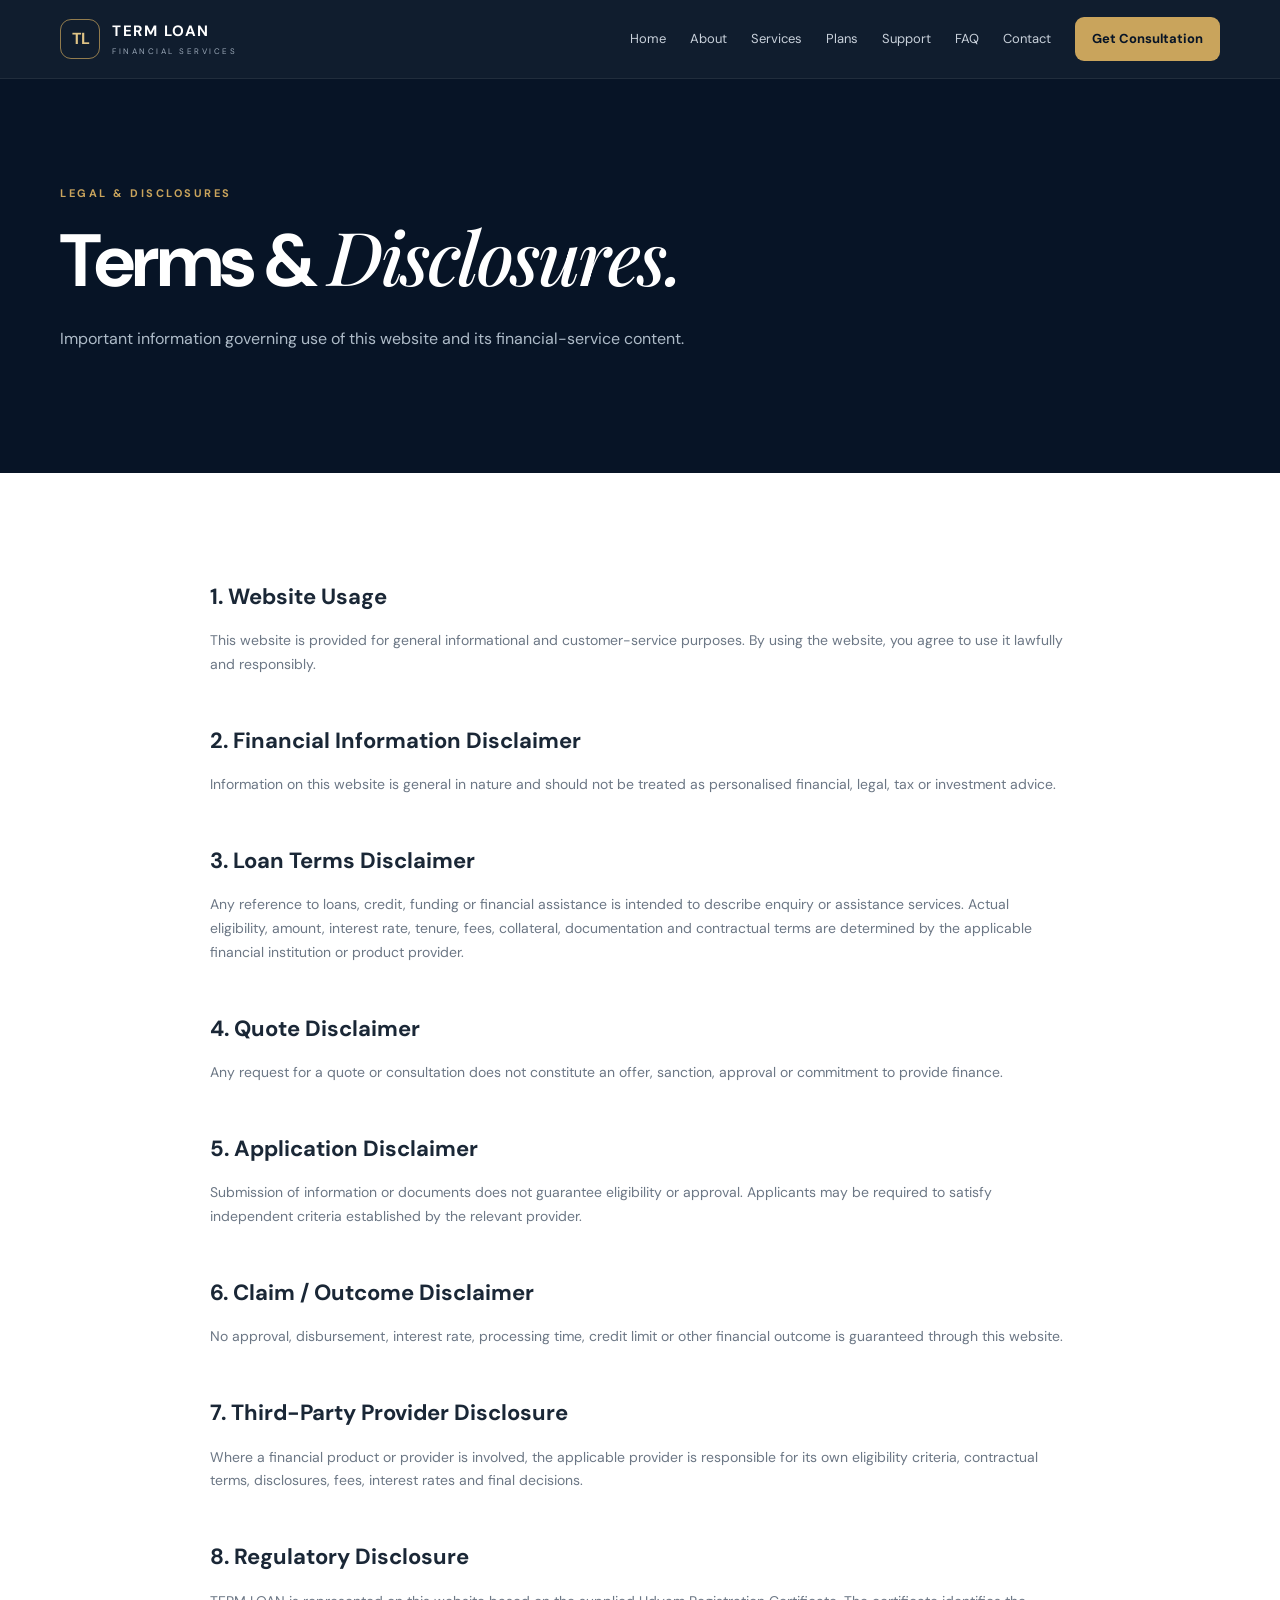
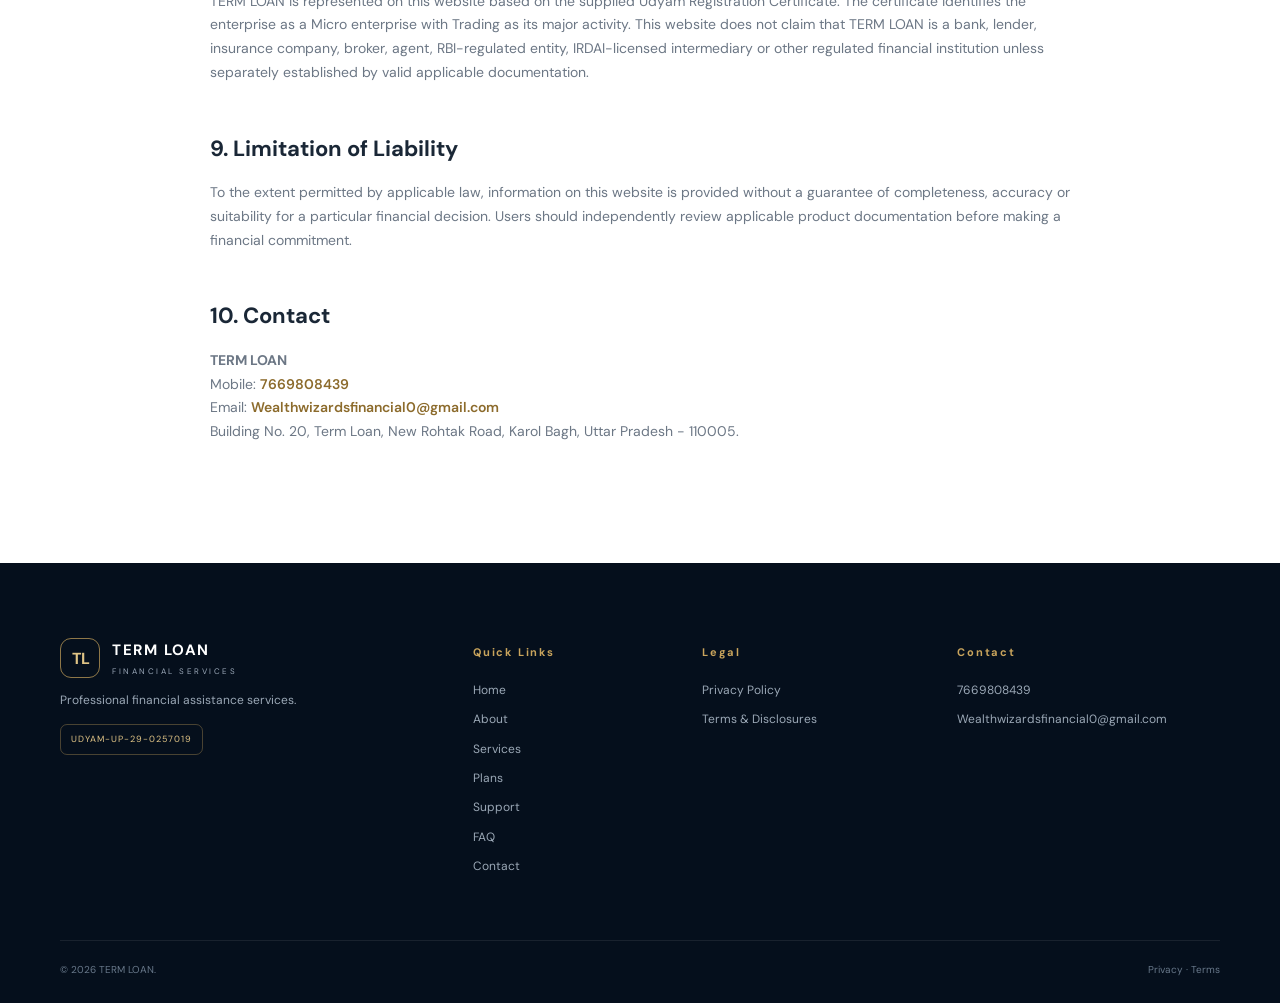
<file: term.html>
<!DOCTYPE html>
<html lang="en">
<head>
<meta charset="UTF-8"><meta name="viewport" content="width=device-width,initial-scale=1.0">
<title>Terms & Disclosures | TERM LOAN</title>
<meta name="description" content="Terms, financial information disclaimers and disclosures for TERM LOAN.">
<meta name="theme-color" content="#071426"><link rel="icon" href="data:,"><link rel="stylesheet" href="style.css">
</head>
<body>
<header class="site-header"><nav class="navbar container"><a class="brand" href="index.html"><span class="brand-mark">TL</span><span><strong>TERM LOAN</strong><small>FINANCIAL SERVICES</small></span></a><button class="menu-toggle" aria-label="Open navigation" aria-expanded="false"><span></span><span></span><span></span></button><div class="nav-menu"><a href="index.html">Home</a><a href="about.html">About</a><a href="services.html">Services</a><a href="plans.html">Plans</a><a href="claims.html">Support</a><a href="faq.html">FAQ</a><a href="contact.html">Contact</a><a class="nav-cta" href="contact.html">Get Consultation</a></div></nav></header>

<main>
<section class="page-hero"><div class="container reveal"><div class="eyebrow">LEGAL & DISCLOSURES</div><h1>Terms & <em>Disclosures.</em></h1><p>Important information governing use of this website and its financial-service content.</p></div></section>
<section class="section legal"><div class="container">
<h2>1. Website Usage</h2><p>This website is provided for general informational and customer-service purposes. By using the website, you agree to use it lawfully and responsibly.</p>
<h2>2. Financial Information Disclaimer</h2><p>Information on this website is general in nature and should not be treated as personalised financial, legal, tax or investment advice.</p>
<h2>3. Loan Terms Disclaimer</h2><p>Any reference to loans, credit, funding or financial assistance is intended to describe enquiry or assistance services. Actual eligibility, amount, interest rate, tenure, fees, collateral, documentation and contractual terms are determined by the applicable financial institution or product provider.</p>
<h2>4. Quote Disclaimer</h2><p>Any request for a quote or consultation does not constitute an offer, sanction, approval or commitment to provide finance.</p>
<h2>5. Application Disclaimer</h2><p>Submission of information or documents does not guarantee eligibility or approval. Applicants may be required to satisfy independent criteria established by the relevant provider.</p>
<h2>6. Claim / Outcome Disclaimer</h2><p>No approval, disbursement, interest rate, processing time, credit limit or other financial outcome is guaranteed through this website.</p>
<h2>7. Third-Party Provider Disclosure</h2><p>Where a financial product or provider is involved, the applicable provider is responsible for its own eligibility criteria, contractual terms, disclosures, fees, interest rates and final decisions.</p>
<h2>8. Regulatory Disclosure</h2><p>TERM LOAN is represented on this website based on the supplied Udyam Registration Certificate. The certificate identifies the enterprise as a Micro enterprise with Trading as its major activity. This website does not claim that TERM LOAN is a bank, lender, insurance company, broker, agent, RBI-regulated entity, IRDAI-licensed intermediary or other regulated financial institution unless separately established by valid applicable documentation.</p>
<h2>9. Limitation of Liability</h2><p>To the extent permitted by applicable law, information on this website is provided without a guarantee of completeness, accuracy or suitability for a particular financial decision. Users should independently review applicable product documentation before making a financial commitment.</p>
<h2>10. Contact</h2><p><strong>TERM LOAN</strong><br>Mobile: <a href="tel:7669808439">7669808439</a><br>Email: <a href="mailto:Wealthwizardsfinancial0@gmail.com">Wealthwizardsfinancial0@gmail.com</a><br>Building No. 20, Term Loan, New Rohtak Road, Karol Bagh, Uttar Pradesh - 110005.</p>
</div></section>
</main>

<footer class="footer"><div class="container footer-grid"><div class="footer-brand"><a class="brand" href="index.html"><span class="brand-mark">TL</span><span><strong>TERM LOAN</strong><small>FINANCIAL SERVICES</small></span></a><p>Professional financial assistance services.</p><span class="udyam-badge">UDYAM-UP-29-0257019</span></div><div><h4>Quick Links</h4><a href="index.html">Home</a><a href="about.html">About</a><a href="services.html">Services</a><a href="plans.html">Plans</a><a href="claims.html">Support</a><a href="faq.html">FAQ</a><a href="contact.html">Contact</a></div><div><h4>Legal</h4><a href="privacy.html">Privacy Policy</a><a href="terms.html">Terms & Disclosures</a></div><div><h4>Contact</h4><a href="tel:7669808439">7669808439</a><a href="mailto:Wealthwizardsfinancial0@gmail.com">Wealthwizardsfinancial0@gmail.com</a></div></div><div class="footer-bottom container"><span>© <span class="year"></span> TERM LOAN.</span><span><a href="privacy.html">Privacy</a> · <a href="terms.html">Terms</a></span></div></footer>
<button class="back-top" aria-label="Back to top">↑</button><script src="script.js"></script>
</body></html>
</file>
<file: style.css>
@import url('https://fonts.googleapis.com/css2?family=DM+Sans:wght@400;500;600;700&family=Playfair+Display:ital,wght@0,500;0,600;1,500;1,600&display=swap');

:root{
  --navy:#071426;
  --navy2:#0d2038;
  --gold:#c9a45c;
  --gold2:#e0c486;
  --white:#fff;
  --cream:#f7f5ef;
  --text:#1a2736;
  --muted:#6c7785;
  --border:#e5e8ec;
  --shadow:0 18px 50px rgba(7,20,38,.09);
  --radius:20px;
}

*{box-sizing:border-box}
html{scroll-behavior:smooth}
body{margin:0;color:var(--text);font-family:"DM Sans",sans-serif;background:#fff;line-height:1.7}
a{text-decoration:none;color:inherit}
.container{width:min(1160px,calc(100% - 40px));margin:auto}

.site-header{position:sticky;top:0;z-index:100;background:rgba(7,20,38,.96);backdrop-filter:blur(18px);border-bottom:1px solid rgba(255,255,255,.07)}
.navbar{min-height:78px;display:flex;align-items:center;justify-content:space-between}
.brand{display:flex;align-items:center;gap:12px;color:#fff}
.brand-mark{width:40px;height:40px;border:1px solid rgba(201,164,92,.7);border-radius:11px;display:grid;place-items:center;color:var(--gold2);font-weight:700;letter-spacing:-1px}
.brand strong{display:block;font-size:15px;letter-spacing:1.5px}
.brand small{display:block;font-size:8px;letter-spacing:2.5px;color:#9ba8b8;margin-top:1px}
.nav-menu{display:flex;align-items:center;gap:24px;color:#c9d1db;font-size:13px}
.nav-menu>a{transition:.25s}
.nav-menu>a:hover,.nav-menu>a.active{color:#fff}
.nav-cta{background:var(--gold);color:var(--navy)!important;padding:11px 17px;border-radius:9px;font-weight:700}
.menu-toggle{display:none;background:none;border:0;width:42px;padding:8px;cursor:pointer}
.menu-toggle span{height:2px;background:#fff;display:block;margin:6px 0;transition:.3s}

.hero{background:var(--navy);color:#fff;min-height:650px;display:flex;align-items:center;position:relative;overflow:hidden}
.hero-glow{position:absolute;width:600px;height:600px;right:-250px;top:-250px;background:radial-gradient(circle,rgba(201,164,92,.17),transparent 65%)}
.hero-grid{display:grid;grid-template-columns:1.15fr .85fr;gap:80px;align-items:center;padding:80px 0}
.eyebrow{font-size:11px;letter-spacing:2.5px;font-weight:700;color:var(--gold);margin-bottom:15px}
.hero h1,.page-hero h1{font-size:clamp(45px,6vw,74px);line-height:1.04;letter-spacing:-2.5px;margin:0 0 25px;max-width:780px}
em{font-family:"Playfair Display",serif;font-weight:500}
.hero-text{color:#b8c3d0;font-size:17px;max-width:650px}
.hero-actions{display:flex;gap:12px;margin:32px 0}
.btn{display:inline-flex;align-items:center;justify-content:center;gap:10px;padding:14px 22px;border-radius:10px;font-weight:700;font-size:13px;border:1px solid transparent;transition:.25s;cursor:pointer}
.btn:hover{transform:translateY(-2px)}
.btn-primary{background:var(--gold);color:var(--navy)}
.btn-gold{background:var(--gold);color:var(--navy)}
.btn-outline{border-color:rgba(255,255,255,.25);color:#fff}
.btn-outline:hover{border-color:var(--gold);color:var(--gold2)}
.btn-outline-dark{border-color:#cfd5db;color:var(--navy)}
.trust-line{display:flex;gap:20px;flex-wrap:wrap;font-size:11px;color:#aab6c4}
.hero-card{background:linear-gradient(145deg,#102641,#09182a);border:1px solid rgba(255,255,255,.1);border-radius:25px;padding:34px;box-shadow:0 30px 70px rgba(0,0,0,.2)}
.card-top{display:flex;gap:8px;align-items:center;color:#98a7b7;font-size:10px;letter-spacing:2px}
.status-dot{width:7px;height:7px;background:var(--gold);border-radius:50%}
.hero-card-icon{width:72px;height:72px;border-radius:18px;background:rgba(201,164,92,.13);display:grid;place-items:center;font-size:35px;color:var(--gold);margin:45px 0 25px}
.hero-card h3{font-size:26px;line-height:1.2;margin:0 0 12px}
.hero-card p{color:#9eacbc;font-size:14px}
.mini-stats{display:grid;grid-template-columns:repeat(3,1fr);border-top:1px solid rgba(255,255,255,.1);margin-top:30px;padding-top:20px;gap:10px}
.mini-stats strong,.mini-stats span{display:block}.mini-stats strong{color:var(--gold2)}.mini-stats span{font-size:10px;color:#8795a5;margin-top:4px}

.stats-section{background:var(--cream);padding:0}
.stats-grid{display:grid;grid-template-columns:repeat(4,1fr);border-left:1px solid #e6e2d9}
.stat{padding:35px 25px;border-right:1px solid #e6e2d9}
.stat strong{display:block;font-size:27px;color:var(--navy)}.stat span{font-size:12px;color:var(--muted)}

.section{padding:105px 0}.section.compact{padding-top:30px}
.section-heading{max-width:720px;margin-bottom:50px}.section-heading.center{text-align:center;margin-left:auto;margin-right:auto}
.section-heading h2,.dark-section h2,.cta-box h2{font-size:clamp(34px,4vw,51px);line-height:1.1;letter-spacing:-1.5px;margin:0 0 15px}
.section-heading p{color:var(--muted);max-width:600px}
.service-grid{display:grid;grid-template-columns:repeat(4,1fr);gap:18px}.service-grid.large{grid-template-columns:repeat(4,1fr)}
.service-card{border:1px solid var(--border);border-radius:var(--radius);padding:30px;background:#fff;transition:.3s;box-shadow:0 8px 25px rgba(7,20,38,.025)}
.service-card:hover{transform:translateY(-7px);box-shadow:var(--shadow);border-color:#d8c292}
.service-icon{color:var(--gold);font-size:11px;font-weight:700;letter-spacing:1px;margin-bottom:45px}
.service-card h3{font-size:20px;margin:0 0 10px}.service-card p{font-size:13px;color:var(--muted);min-height:70px}.service-card a{color:#927235;font-size:12px;font-weight:700}

.dark-section{background:var(--navy);color:#fff;padding:105px 0}.dark-section p{color:#9faebd}
.split-grid{display:grid;grid-template-columns:1fr 1fr;gap:80px;align-items:center}
.feature{display:flex;gap:20px;padding:25px 0;border-bottom:1px solid rgba(255,255,255,.1)}
.feature>span,.process>span,.value-card>span,.timeline-item>span{color:var(--gold);font-size:11px;font-weight:700;letter-spacing:1px}
.feature h3{margin:0 0 5px}.feature p{margin:0;font-size:13px}

.process-grid{display:grid;grid-template-columns:repeat(4,1fr);gap:25px}.process{padding:25px 0;border-top:1px solid #dfe2e5}.process h3{margin:18px 0 6px}.process p{font-size:13px;color:var(--muted)}
.cta-section{padding:30px 0 100px;background:#fff}.cta-box{background:var(--navy);color:#fff;border-radius:25px;padding:55px 60px;display:flex;align-items:center;justify-content:space-between;gap:30px}.cta-box p{color:#a9b6c4}

.page-hero{background:var(--navy);color:#fff;padding:105px 0}.page-hero p{color:#aebbc8;max-width:650px;font-size:16px}
.values-grid{display:grid;grid-template-columns:repeat(3,1fr);gap:18px}.value-card{padding:35px;border:1px solid rgba(255,255,255,.1);border-radius:18px}.value-card h3{font-size:23px}.value-card p{font-size:13px}
.info-panel{background:var(--cream);border-radius:20px;padding:30px}.info-row{display:flex;justify-content:space-between;gap:20px;padding:15px 0;border-bottom:1px solid #e4dfd4;font-size:13px}.info-row:last-child{border:0}.info-row span{color:var(--muted)}
.address-grid{display:grid;grid-template-columns:1fr 1fr;gap:20px}.muted{font-size:12px;color:var(--muted)}

.notice-section{padding:0 0 100px}.notice{border-left:3px solid var(--gold);background:var(--cream);padding:25px 30px;font-size:13px}
.pricing-grid{display:grid;grid-template-columns:repeat(3,1fr);gap:20px}.pricing-card{border:1px solid var(--border);border-radius:24px;padding:38px;position:relative}.pricing-card.featured{background:var(--navy);color:#fff;transform:translateY(-12px);box-shadow:var(--shadow)}.plan-label{font-size:10px;letter-spacing:2px;color:var(--gold);font-weight:700}.pricing-card h2{font-size:27px}.plan-desc{font-size:13px;color:var(--muted);min-height:65px}.featured .plan-desc{color:#aeb9c5}.pricing-card ul{padding:0;margin:30px 0;list-style:none}.pricing-card li{padding:9px 0;font-size:13px;border-bottom:1px solid rgba(100,110,120,.15)}.pricing-card li:before{content:"✓";color:var(--gold);margin-right:10px}.disclaimer-box{background:var(--cream);padding:30px;border-radius:20px}.disclaimer-box h3{margin-top:0}

.timeline{max-width:850px;margin:auto}.timeline-item{display:grid;grid-template-columns:70px 1fr;gap:25px;padding:35px 0;border-bottom:1px solid var(--border)}.timeline-item h3{margin:0 0 5px}.timeline-item p{color:var(--muted);font-size:14px}.checklist{border:1px solid rgba(255,255,255,.1);border-radius:20px;padding:15px 30px}.checklist div{padding:17px 0;border-bottom:1px solid rgba(255,255,255,.1);font-size:13px}.checklist div:last-child{border:0}

.faq-list{max-width:900px}.faq{border-bottom:1px solid var(--border);padding:0}.faq summary{list-style:none;cursor:pointer;padding:24px 5px;font-size:16px;font-weight:600;display:flex;justify-content:space-between;gap:20px}.faq summary::-webkit-details-marker{display:none}.faq summary span{color:var(--gold);font-size:22px;transition:.3s}.faq[open] summary span{transform:rotate(45deg)}.faq p{padding:0 40px 25px 5px;color:var(--muted);font-size:14px;margin:0}

.contact-grid{display:grid;grid-template-columns:.8fr 1.2fr;gap:80px}.contact-details h2{font-size:40px;margin:0 0 35px}.contact-item{border-bottom:1px solid var(--border);padding:20px 0}.contact-item span{display:block;color:var(--gold);font-size:9px;letter-spacing:2px;font-weight:700;margin-bottom:6px}.contact-item a{font-weight:600}.contact-item p{margin:0}
.contact-form{background:var(--cream);padding:35px;border-radius:22px}.form-row{display:grid;grid-template-columns:1fr 1fr;gap:15px}label{display:block;font-size:12px;font-weight:600;margin-bottom:17px}input,select,textarea{display:block;width:100%;border:1px solid #dfe2e5;background:#fff;border-radius:9px;padding:13px 14px;margin-top:7px;font:inherit;font-size:13px;outline:none}input:focus,select:focus,textarea:focus{border-color:var(--gold)}textarea{resize:vertical}.form-note{font-size:11px;color:var(--muted)}.form-message{font-size:12px;font-weight:600;margin-top:10px}.form-message.success{color:#417557}.form-message.error{color:#9a4a4a}

.legal{max-width:900px;margin:auto}.legal h2{font-size:22px;margin:45px 0 10px}.legal h2:first-child{margin-top:0}.legal p{font-size:14px;color:var(--muted)}.legal a{color:#8c6b2c;font-weight:600}

.footer{background:#050f1c;color:#fff;padding:75px 0 25px}.footer-grid{display:grid;grid-template-columns:1.4fr .7fr .8fr 1fr;gap:45px}.footer-brand p{color:#8493a4;font-size:12px;max-width:300px}.footer h4{font-size:11px;letter-spacing:1.8px;color:var(--gold);margin:5px 0 18px}.footer-grid>div:not(.footer-brand)>a{display:block;color:#9ba8b6;font-size:12px;margin:9px 0}.footer-grid>div>p{color:#9ba8b6;font-size:12px}.udyam-badge{display:inline-block;border:1px solid rgba(201,164,92,.35);padding:7px 10px;border-radius:7px;font-size:9px;color:var(--gold2);letter-spacing:1px}.footer-bottom{border-top:1px solid rgba(255,255,255,.08);margin-top:55px;padding-top:20px;display:flex;justify-content:space-between;color:#68788a;font-size:10px}.footer-bottom a:hover{color:#fff}
.back-top{position:fixed;right:22px;bottom:22px;width:42px;height:42px;border:0;border-radius:50%;background:var(--gold);color:var(--navy);font-size:18px;font-weight:700;opacity:0;pointer-events:none;transition:.3s;z-index:90}.back-top.show{opacity:1;pointer-events:auto}

.reveal{opacity:0;transform:translateY(25px);transition:opacity .7s ease,transform .7s ease}.reveal.visible{opacity:1;transform:none}

@media(max-width:1000px){
  .nav-menu{gap:14px}.service-grid,.service-grid.large{grid-template-columns:repeat(2,1fr)}
  .hero-grid{gap:45px}.process-grid{grid-template-columns:repeat(2,1fr)}
}
@media(max-width:760px){
  .container{width:min(100% - 28px,600px)}
  .navbar{min-height:70px}.menu-toggle{display:block}
  .nav-menu{position:absolute;top:70px;left:0;right:0;background:var(--navy);display:flex;flex-direction:column;align-items:stretch;padding:10px 20px 25px;gap:0;max-height:0;overflow:hidden;transition:max-height .35s ease;border-bottom:1px solid rgba(255,255,255,.08)}
  .nav-menu.open{max-height:600px}.nav-menu>a{padding:13px 5px}.nav-cta{text-align:center;margin-top:8px}
  .hero{min-height:auto}.hero-grid,.split-grid,.contact-grid{grid-template-columns:1fr;gap:45px;padding:75px 0}.hero h1,.page-hero h1{letter-spacing:-1.8px}.hero-card{display:none}
  .stats-grid{grid-template-columns:1fr 1fr}.stat{padding:24px 15px}
  .section,.dark-section{padding:75px 0}.service-grid,.service-grid.large,.pricing-grid,.values-grid,.address-grid{grid-template-columns:1fr}.pricing-card.featured{transform:none}
  .cta-box{padding:35px 25px;display:block}.cta-box .btn{margin-top:15px}
  .footer-grid{grid-template-columns:1fr 1fr;gap:30px}.footer-bottom{display:block}.footer-bottom span{display:block;margin-bottom:8px}
  .form-row{grid-template-columns:1fr}
}
@media(max-width:450px){
  .hero-actions{flex-direction:column;align-items:stretch}.trust-line{display:block}.trust-line span{display:block;margin:7px 0}
  .stats-grid{grid-template-columns:1fr}.footer-grid{grid-template-columns:1fr}
  .timeline-item{grid-template-columns:45px 1fr}.page-hero{padding:75px 0}
}
</file>
